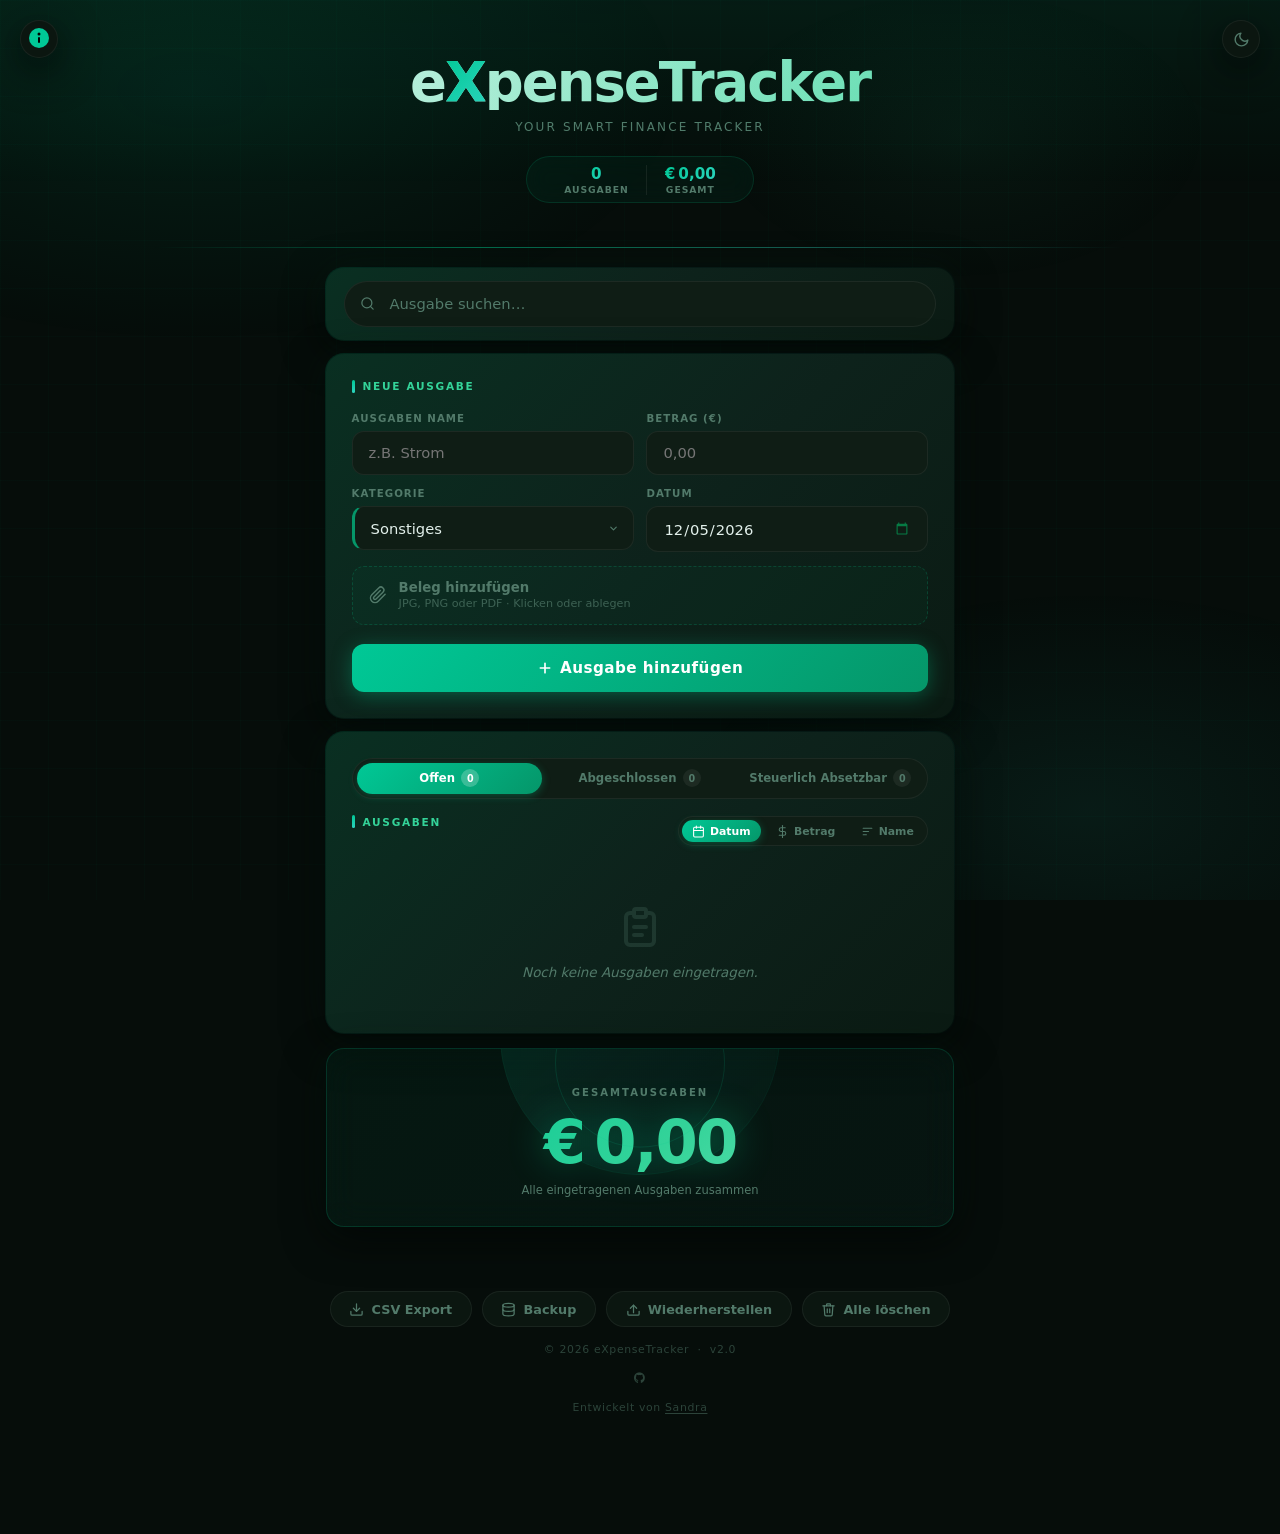
<file: index.html>
<!DOCTYPE html>
<html lang="de">
  <head>
    <meta charset="UTF-8" />
    <meta name="viewport" content="width=device-width, initial-scale=1.0" />
    <link rel="stylesheet" href="https://cdnjs.cloudflare.com/ajax/libs/font-awesome/6.0.0/css/all.min.css"
        integrity="sha512-9usAa10IRO0HhonpyAIVpjrylPvoDwiPUiKdWk5t3PyolY1cOd4DSE0Ga+ri4AuTroPR5aQvXU9xC6qOPnzFeg=="
        crossorigin="anonymous" referrerpolicy="no-referrer" />
    <link rel="stylesheet" href="https://fonts.googleapis.com/css2?family=Poppins:wght@300;400;500;600&display=swap">
    <meta name="theme-color" content="#07090f" />
    <meta name="description" content="Dein smarter Rechnungstracker" />
    <meta name="apple-mobile-web-app-capable" content="yes" />
    <meta name="apple-mobile-web-app-status-bar-style" content="black-translucent" />
    <meta name="apple-mobile-web-app-title" content="eXpenseTracker" />
    <title>eXpenseTracker</title>
    <link rel="manifest" href="/static/manifest.json" />
    <link rel="icon" type="image/svg+xml" href="/static/icons/favicon.svg" />
    <link rel="apple-touch-icon" href="/static/icons/icon.svg" />
    <link rel="stylesheet" href="/static/css/stylesheet.css" />
  </head>
  <body>

    <header class="app-header">
       <button class="theme-toggle" id="themeToggle" aria-label="Theme wechseln">
        <svg class="icon-moon" viewBox="0 0 24 24" fill="none" stroke="currentColor" stroke-width="2" stroke-linecap="round" stroke-linejoin="round" width="17" height="17">
          <path d="M21 12.79A9 9 0 1 1 11.21 3a7 7 0 0 0 9.79 9.79z"/>
        </svg>
        <svg class="icon-sun" viewBox="0 0 24 24" fill="none" stroke="currentColor" stroke-width="2" stroke-linecap="round" stroke-linejoin="round" width="17" height="17">
          <circle cx="12" cy="12" r="5"/>
          <line x1="12"c y1="1" x2="12" y2="3"/><line x1="12" y1="21" x2="12" y2="23"/>
          <line x1="4.22" y1="4.22" x2="5.64" y2="5.64"/><line x1="18.36" y1="18.36" x2="19.78" y2="19.78"/>
          <line x1="1" y1="12" x2="3" y2="12"/><line x1="21" y1="12" x2="23" y2="12"/>
          <line x1="4.22" y1="19.78" x2="5.64" y2="18.36"/><line x1="18.36" y1="5.64" x2="19.78" y2="4.22"/>
        </svg>
      </button>
      <button class="tax-icon-toggle" id="taxInfoBtn" aria-label="Steuerlich absetzbar">
        <a  href="tax-info.html" target="_self" rel="noopener noreferrer">
        <svg xmlns="http://www.w3.org/2000/svg" viewBox="0 0 24 24" width="24" height="24">
          <!-- Outer Circle -->
          <circle cx="12" cy="12" r="10" fill="var(--clr-accent)" />
          <!-- Inner Circle --->
           <circle cx="12" cy="8" r="1.5" fill="black" /> 
           <!-- "i" stem-->
            <rect x="11" y="11" width="2" height="6" rx="1" fill="black" />
        </svg>
        </a>
    
      </button>

        <h1>e<span>X</span>penseTracker</h1>
      <p class="subtitle">Your smart finance tracker</p>

      <div class="header-stats">
        <div class="header-stat">
          <span class="header-stat-value" id="headerCount">0</span>
          <span class="header-stat-label">Ausgaben</span>
        </div>
        <div class="header-stat">
          <span class="header-stat-value" id="headerTotal">€ 0</span>
          <span class="header-stat-label">Gesamt</span>
        </div>
      </div>
    </header>

    <main class="app-main">

      <!-- Suche -->
      <section class="section-search">
        <div class="search-wrap">
          <svg class="search-icon" viewBox="0 0 24 24" fill="none" stroke="currentColor" stroke-width="2" stroke-linecap="round" stroke-linejoin="round">
            <circle cx="11" cy="11" r="8"/><path d="m21 21-4.35-4.35"/>
          </svg>
          <label for="searchInput" class="sr-only">Ausgabe suchen</label>
          <input id="searchInput" type="search" placeholder="Ausgabe suchen…" autocomplete="off" />
        </div>
      </section>

      <!-- Neue Ausgabe -->
      <section>
        <h2>Neue Ausgabe</h2>
        <form id="billForm" novalidate>
          <div class="form-grid">
            <div class="form-group">
              <label for="billName">Ausgaben Name</label>
              <input id="billName" type="text" placeholder="z.B. Strom" required />
            </div>
            <div class="form-group">
              <label for="billAmount">Betrag (€)</label>
              <input id="billAmount" type="number" placeholder="0,00" step="0.01" min="0" required />
            </div>
            <div class="form-group">
              <label for="billCategory">Kategorie</label>
              <select id="billCategory">
                <option value="sonstiges">Sonstiges</option>
                <option value="wohnen">Wohnen</option>
                <option value="lebensmittel">Lebensmittel</option>
                <option value="technik">Technik</option>
                <option value="transport">Fahrtkosten</option>
                <option value="gesundheit">Gesundheit</option>
                <option value="freizeit">Freizeit</option>
                <option value="reisen">Reisen/Dienstreise</option>
                <option value="shoppen">Shoppen</option>
                <option value="schenkung">Schenkung/Geburtstage</option>
                <option value="spenden">Spenden</option>
                <option value="investitionen">Investition</option>
                <option value="urlaub">Urlaub</option>
                <option value="fahrzeug">Fahrzeug</option>
                <option value="uni">Uni</option>
                <option value="weiter_bildung">Weiter Bildung</option>
              
                <option value="versicherung">Versicherung</option>
              </select>
            </div>
            <div class="form-group">
              <label for="billDate">Datum</label>
              <input id="billDate" type="date" />
            </div>
          </div>
   <!-- Beleg Upload -->
          <div class="upload-zone" id="uploadZone" tabindex="0" role="button" aria-label="Beleg hinzufügen">
            <input type="file" id="receiptInput" accept="image/*,.pdf" hidden />
            <svg viewBox="0 0 24 24" fill="none" stroke="currentColor" stroke-width="2" stroke-linecap="round" stroke-linejoin="round" width="18" height="18">
              <path d="M21.44 11.05l-9.19 9.19a6 6 0 0 1-8.49-8.49l9.19-9.19a4 4 0 0 1 5.66 5.66l-9.2 9.19a2 2 0 0 1-2.83-2.83l8.49-8.48"/>
            </svg>
            <div class="upload-zone-text">
              <span>Beleg hinzufügen</span>
              <small>JPG, PNG oder PDF &middot; Klicken oder ablegen</small>
            </div>
          </div>
          <div class="upload-preview" id="uploadPreview">
            <div class="upload-preview-visual" id="uploadPreviewVisual"></div>
            <span class="upload-preview-name" id="uploadFileName"></span>
            <button type="button" class="upload-remove" id="uploadRemove" aria-label="Entfernen">
              <svg viewBox="0 0 24 24" fill="none" stroke="currentColor" stroke-width="2.5" stroke-linecap="round" width="12" height="12">
                <line x1="18" y1="6" x2="6" y2="18"/><line x1="6" y1="6" x2="18" y2="18"/>
              </svg>
            </button>
          </div>
          <button type="submit" class="btn btn-primary">
            <svg width="16" height="16" viewBox="0 0 24 24" fill="none" stroke="currentColor" stroke-width="2.5" stroke-linecap="round" stroke-linejoin="round">
              <path d="M12 5v14M5 12h14"/>
            </svg>
            Ausgabe hinzufügen
          </button>
        </form>
      </section>
      <!-- Ausgaben Liste -->
      <section>
        <div class="tab-nav" role="tablist" aria-label="Ausgaben-Register">
          <button class="tab-btn active" data-tab="active" role="tab">
            Offen <span class="tab-count" id="billCount">0</span>
          </button>
          <button class="tab-btn" data-tab="paid" role="tab">
            Abgeschlossen <span class="tab-count" id="paidCount">0</span>
          </button>
          <button class="tab-btn" data-tab="tax" role="tab">
            Steuerlich Absetzbar <span class="tab-count" id="taxCount">0</span>
          </button>
        </div>
        <div class="list-header">
          <h2 id="listHeading">Ausgaben</h2>
            <div class="list-controls">
            <div class="sort-group">
              <button class="btn-sort active" data-sort="date">
                <svg viewBox="0 0 24 24" fill="none" stroke="currentColor" stroke-width="2" stroke-linecap="round" stroke-linejoin="round" width="13" height="13"><rect x="3" y="4" width="18" height="18" rx="2"/><line x1="16" y1="2" x2="16" y2="6"/><line x1="8" y1="2" x2="8" y2="6"/><line x1="3" y1="10" x2="21" y2="10"/></svg>
                Datum
              </button>
              <button class="btn-sort" data-sort="amount">
                <svg viewBox="0 0 24 24" fill="none" stroke="currentColor" stroke-width="2" stroke-linecap="round" stroke-linejoin="round" width="13" height="13"><line x1="12" y1="1" x2="12" y2="23"/><path d="M17 5H9.5a3.5 3.5 0 0 0 0 7h5a3.5 3.5 0 0 1 0 7H6"/></svg>
                Betrag
              </button>
              <button class="btn-sort" data-sort="name">
                <svg viewBox="0 0 24 24" fill="none" stroke="currentColor" stroke-width="2" stroke-linecap="round" stroke-linejoin="round" width="13" height="13"><line x1="4" y1="6" x2="20" y2="6"/><line x1="4" y1="12" x2="14" y2="12"/><line x1="4" y1="18" x2="10" y2="18"/></svg>
                Name
              </button>
            </div>
          </div>
        </div>
        <ul class="bill-list" id="billList" aria-live="polite">
          <li class="empty-state" id="emptyState">
            <span class="empty-icon">
              <svg viewBox="0 0 24 24" fill="none" stroke="currentColor" stroke-width="2" stroke-linecap="round" stroke-linejoin="round" width="48" height="48">
           <path d="M9 5H7a2 2 0 0 0-2 2v12a2 2 0 0 0 2 2h10a2 2 0 0 0 2-2V7a2 2 0 0 0-2-2h-2"/>
                <rect x="9" y="3" width="6" height="4" rx="1"/>
                <line x1="9" y1="12" x2="15" y2="12"/>
                <line x1="9" y1="16" x2="13" y2="16"/>
              </svg>
            </span>
            <span class="empty-text">Noch keine Ausgaben eingetragen.</span>
          </li>
        </ul>
        <ul class="bill-list" id="paidList" aria-live="polite" style="display:none">
          <li class="empty-state" id="paidEmptyState">
            <span class="empty-icon">
              <svg viewBox="0 0 24 24" fill="none" stroke="currentColor" stroke-width="2" stroke-linecap="round" stroke-linejoin="round" width="48" height="48">
                <polyline points="20 6 9 17 4 12"/>
              </svg>
            </span>
            <span class="empty-text">Keine beglichenen Ausgaben.</span>
          </li>
        </ul>
      </section>
      <ul class="bill-list" id="taxRelevant" aria-live="polite" style="display:none"> 
        <li class="empty-state" id="taxEmptyState">
          <span class="empty-icon">
            <svg viewBox="0 0 24 24" fill="none" stroke="currentColor" stroke-width="2" stroke-linecap="round" stroke-linejoin="round" width="48" height="48">
              <path d="M9 5H7a2 2 0 0 0-2 2v12a2 2 0 0 0 2 2h10a2 2 0 0 0 2-2v7a2 2 0 0 0-22h-2"/>
              <rect x="9" y="3" width="6" height="4" rx="1"/>
              <line x1="9" y1="12" x2="15" y2="12" />
              <line x1="9" y1="16" x2="13" y2="16" />
            </svg>
          </span>
          <span class="empty-text">Noch keine Absetzbare Ausgaben eingetragen </span>
        </li>
      </ul>
      <!-- Gesamtsumme -->
      <section class="section-total">
        <p class="total-label">Gesamtausgaben</p>
        <p class="total-amount" id="totalAmount">€ 0,00</p>
        <p class="total-hint">Alle eingetragenen Ausgaben zusammen</p>
      </section>
    </main>
    <!-- Payment Modal -->
    <div class="payment-modal" id="paymentModal" role="dialog" aria-modal="true">
      <div class="payment-modal-backdrop" id="paymentBackdrop"></div>
      <div class="payment-modal-box">
        <div class="payment-modal-header">
          <span class="payment-modal-title" id="paymentModalTitle">Rechnung bearbeiten</span>
          <button class="receipt-modal-close" id="paymentModalClose" aria-label="Schliessen">
            <svg viewBox="0 0 24 24" fill="none" stroke="currentColor" stroke-width="2.5" stroke-linecap="round" width="15" height="15">
              <line x1="18" y1="6" x2="6" y2="18"/><line x1="6" y1="6" x2="18" y2="18"/>
            </svg>
          </button>
        </div>
        <div class="payment-modal-body">
          <div class="form-grid edit-fields-grid">
            <div class="form-group">
              <label for="editBillName">Name</label>
              <input id="editBillName" type="text" placeholder="Ausgaben Name" />
            </div>
            <div class="form-group">
              <label for="editBillDate">Datum</label>
              <input id="editBillDate" type="date" />
            </div>
            <div class="form-group">
              <label for="editBillCategory">Kategorie</label>
              <select id="editBillCategory">
                <option value="sonstiges">Sonstiges</option>
                <option value="wohnen">Wohnen</option>
                <option value="lebensmittel">Lebensmittel</option>
                <option value="transport">Fahrtkosten</option>
                <option value="gesundheit">Gesundheit</option>
                <option value="freizeit">Freizeit</option>
                <option value="technik">Technik</option>
                <option value="reisen">Reisen/Dienstreise</option>
                <option value="shoppen">Shoppen</option>
                <option value="schenkung">Schenkung/Geburtstage</option>
                <option value="spenden">Spenden</option>
                <option value="investitionen">Investitionen</option>
                <option value="urlaub">Urlaub</option>
                <option value="fahrzeug">Fahrzeug</option> 
                 <option value="uni">Uni</option>
                <option value="weiter_bildung">Weiter Bildung</option>

                <option value="versicherung">Versicherung</option>
              </select>
            </div>
          </div>
          <div class="edit-receipt-row" id="editReceiptRow">
            <div class="edit-receipt-info">
              <svg viewBox="0 0 24 24" fill="none" stroke="currentColor" stroke-width="2" stroke-linecap="round" stroke-linejoin="round" width="13" height="13"><path d="M21.44 11.05l-9.19 9.19a6 6 0 0 1-8.49-8.49l9.19-9.19a4 4 0 0 1 5.66 5.66l-9.2 9.19a2 2 0 0 1-2.83-2.83l8.49-8.48"/></svg>
              <span id="editReceiptLabel">Kein Beleg</span>
            </div>
            <div class="edit-receipt-btns">
              <label for="editReceiptFile" class="btn-edit-receipt">+ Beleg</label>
              <input type="file" id="editReceiptFile" accept="image/*,.pdf" hidden />
              <button type="button" id="editReceiptRemove" class="btn-edit-receipt btn-edit-receipt--danger" style="display:none">Entfernen</button>
            </div>
          </div>
          <div class="modal-section-divider"></div>
          <p class="payment-bill-total" id="paymentBillInfo"></p>
          <div class="payment-options">
            <label class="payment-option">
              <input type="radio" name="paymentStatus" id="payOptFull" value="full">
              <span>Vollständig bezahlt</span>
            </label>
            <label class="payment-option">
              <input type="radio" name="paymentStatus" id="payOptPartial" value="partial">
              <span>Nicht vollständig bezahlt</span>
            </label>
          </div>
          <div class="payment-partial-wrap" id="paymentPartialWrap">
            <div class="form-group">
              <label for="paymentPaidInput">Bezahlter Betrag (€)</label>
              <input type="number" id="paymentPaidInput" step="0.01" min="0" placeholder="0,00">
            </div>
            <div class="payment-remaining">
              <span>Restbetrag</span>
              <span id="paymentRemaining" class="payment-remaining-value">€ 0,00</span>
            </div>
          </div>
          <button class="btn btn-primary" id="paymentSaveBtn">Speichern</button>
        </div>
      </div>
    </div>

    <!-- Receipt Modal -->
    <div class="receipt-modal" id="receiptModal" role="dialog" aria-modal="true">
      <div class="receipt-modal-backdrop" id="receiptBackdrop"></div>
      <div class="receipt-modal-box">
        <div class="receipt-modal-header">
          <span class="receipt-modal-title" id="receiptModalTitle">Beleg</span>
          <button class="receipt-modal-close" id="receiptModalClose" aria-label="Schliessen">
            <svg viewBox="0 0 24 24" fill="none" stroke="currentColor" stroke-width="2.5" stroke-linecap="round" width="15" height="15">
              <line x1="18" y1="6" x2="6" y2="18"/><line x1="6" y1="6" x2="18" y2="18"/>
            </svg>
          </button>
        </div>
        <div class="receipt-modal-body" id="receiptModalBody"></div>
      </div>
    </div>
    <div class="toast" id="toast" role="status" aria-live="polite"></div>

    <footer class="app-footer">
      <div class="footer-actions">
        <button class="btn-action" id="btnExport">
          <svg viewBox="0 0 24 24" fill="none" stroke="currentColor" stroke-width="2" stroke-linecap="round" stroke-linejoin="round" width="15" height="15">
            <path d="M21 15v4a2 2 0 0 1-2 2H5a2 2 0 0 1-2-2v-4"/>
            <polyline points="7 10 12 15 17 10"/>
            <line x1="12" y1="15" x2="12" y2="3"/>
          </svg>
          CSV Export
        </button>
        <button class="btn-action" id="btnBackupExport">
          <svg viewBox="0 0 24 24" fill="none" stroke="currentColor" stroke-width="2" stroke-linecap="round" stroke-linejoin="round" width="15" height="15">
            <ellipse cx="12" cy="5" rx="9" ry="3"/>
            <path d="M21 12c0 1.66-4 3-9 3s-9-1.34-9-3"/>
            <path d="M3 5v14c0 1.66 4 3 9 3s9-1.34 9-3V5"/>
          </svg>
          Backup
        </button>
        <label class="btn-action" id="btnBackupImportLabel" style="cursor:pointer">
          <svg viewBox="0 0 24 24" fill="none" stroke="currentColor" stroke-width="2" stroke-linecap="round" stroke-linejoin="round" width="15" height="15">
            <path d="M21 15v4a2 2 0 0 1-2 2H5a2 2 0 0 1-2-2v-4"/>
            <polyline points="7 10 12 5 17 10"/>
            <line x1="12" y1="5" x2="12" y2="17"/>
          </svg>
          Wiederherstellen
          <input type="file" id="btnBackupImport" accept=".json" style="display:none" />
        </label>
        <!-- delete all modal-->
        

        <!-- Clear All Button -->
        <button class="btn-action btn-action--danger" id="btnClearAll">
          <svg viewBox="0 0 24 24" fill="none" stroke="currentColor" stroke-width="2" stroke-linecap="round" stroke-linejoin="round" width="15" height="15">
            <polyline points="3 6 5 6 21 6"/>
            <path d="M19 6l-1 14a2 2 0 0 1-2 2H8a2 2 0 0 1-2-2L5 6"/>
            <path d="M10 11v6M14 11v6"/>
            <path d="M9 6V4a1 1 0 0 1 1-1h4a1 1 0 0 1 1 1v2"/>
          </svg>
          Alle löschen
        </button>
      </div>
      <p class="footer-copy">© 2026 eXpenseTracker &nbsp;·&nbsp; v2.0</p>   
    <span><p class="footer-copy">
      <i class="fa-brands fa-github">   <a href="https://github.com/SandrAdora" aria-label="GitHub" target="_self" rel="noopener noreferrer"></i></p>
    </a></span>
    
    <p class="footer-copy">Entwickelt von <a href="https://portfolio-1goj.onrender.com" target="_self" rel="noopener noreferrer">Sandra</a></p>
    </footer>    
        <script src="/static/js/script.js" defer></script>
  </body>
</html>
</file>
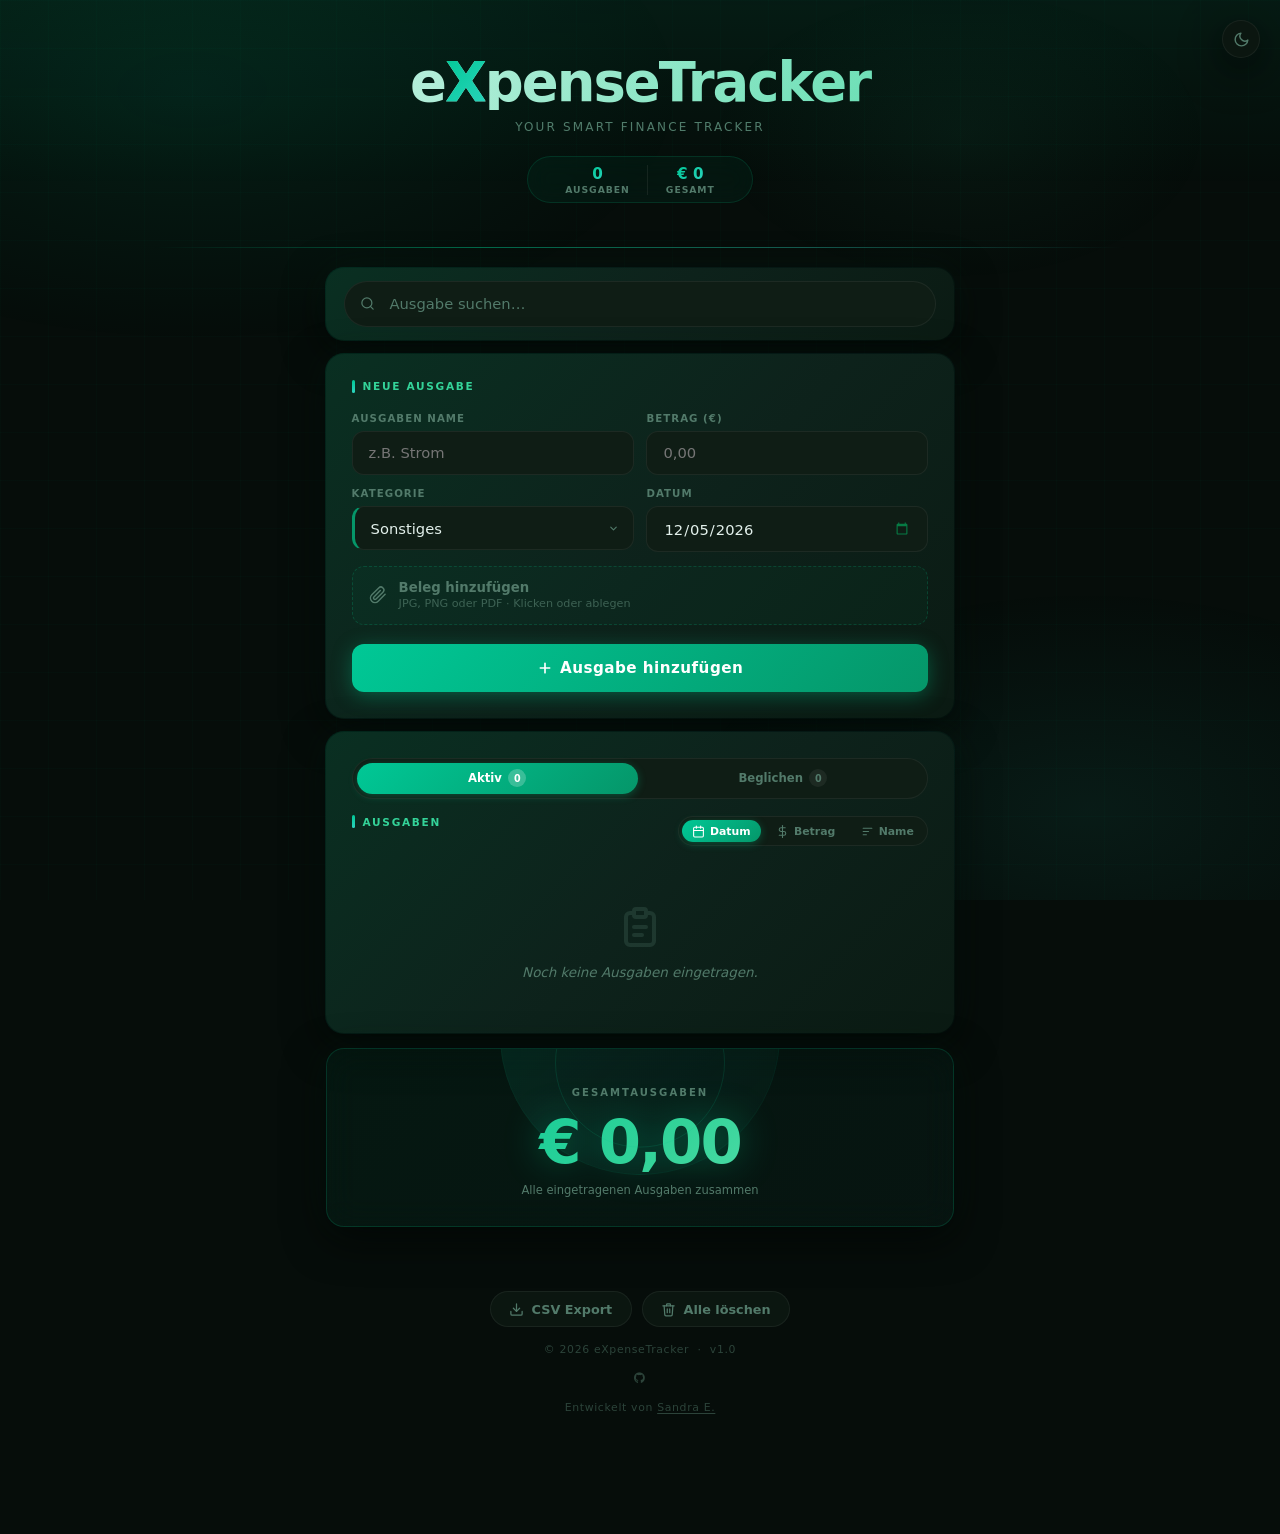
<file: templates/index.html>
<!DOCTYPE html>
<html lang="de">
  <head>
    <meta charset="UTF-8" />
    <meta name="viewport" content="width=device-width, initial-scale=1.0" />
    <link rel="stylesheet" href="https://cdnjs.cloudflare.com/ajax/libs/font-awesome/6.0.0/css/all.min.css"
        integrity="sha512-9usAa10IRO0HhonpyAIVpjrylPvoDwiPUiKdWk5t3PyolY1cOd4DSE0Ga+ri4AuTroPR5aQvXU9xC6qOPnzFeg=="
        crossorigin="anonymous" referrerpolicy="no-referrer" />
    <link rel="stylesheet" href="https://fonts.googleapis.com/css2?family=Poppins:wght@300;400;500;600&display=swap">
    <meta name="theme-color" content="#07090f" />
    <meta name="description" content="Dein smarter Rechnungstracker" />
    <meta name="apple-mobile-web-app-capable" content="yes" />
    <meta name="apple-mobile-web-app-status-bar-style" content="black-translucent" />
    <meta name="apple-mobile-web-app-title" content="eXpenseTracker" />
    <title>eXpenseTracker</title>
    <link rel="manifest" href="/static/manifest.json" />
    <link rel="icon" type="image/svg+xml" href="/static/icons/favicon.svg" />
    <link rel="apple-touch-icon" href="/static/icons/icon.svg" />
    <link rel="stylesheet" href="/static/css/stylesheet.css" />
  </head>
  <body>

    <header class="app-header">
       <button class="theme-toggle" id="themeToggle" aria-label="Theme wechseln">
        <svg class="icon-moon" viewBox="0 0 24 24" fill="none" stroke="currentColor" stroke-width="2" stroke-linecap="round" stroke-linejoin="round" width="17" height="17">
          <path d="M21 12.79A9 9 0 1 1 11.21 3a7 7 0 0 0 9.79 9.79z"/>
        </svg>
        <svg class="icon-sun" viewBox="0 0 24 24" fill="none" stroke="currentColor" stroke-width="2" stroke-linecap="round" stroke-linejoin="round" width="17" height="17">
          <circle cx="12" cy="12" r="5"/>
          <line x1="12" y1="1" x2="12" y2="3"/><line x1="12" y1="21" x2="12" y2="23"/>
          <line x1="4.22" y1="4.22" x2="5.64" y2="5.64"/><line x1="18.36" y1="18.36" x2="19.78" y2="19.78"/>
          <line x1="1" y1="12" x2="3" y2="12"/><line x1="21" y1="12" x2="23" y2="12"/>
          <line x1="4.22" y1="19.78" x2="5.64" y2="18.36"/><line x1="18.36" y1="5.64" x2="19.78" y2="4.22"/>
        </svg>
      </button>

        <h1>e<span>X</span>penseTracker</h1>
      <p class="subtitle">Your smart finance tracker</p>

      <div class="header-stats">
        <div class="header-stat">
          <span class="header-stat-value" id="headerCount">0</span>
          <span class="header-stat-label">Ausgaben</span>
        </div>
        <div class="header-stat">
          <span class="header-stat-value" id="headerTotal">€ 0</span>
          <span class="header-stat-label">Gesamt</span>
        </div>
      </div>
    </header>

    <main class="app-main">

      <!-- Suche -->
      <section class="section-search">
        <div class="search-wrap">
          <svg class="search-icon" viewBox="0 0 24 24" fill="none" stroke="currentColor" stroke-width="2" stroke-linecap="round" stroke-linejoin="round">
            <circle cx="11" cy="11" r="8"/><path d="m21 21-4.35-4.35"/>
          </svg>
          <label for="searchInput" class="sr-only">Ausgabe suchen</label>
          <input id="searchInput" type="search" placeholder="Ausgabe suchen…" autocomplete="off" />
        </div>
      </section>

      <!-- Neue Ausgabe -->
      <section>
        <h2>Neue Ausgabe</h2>
        <form id="billForm" novalidate>
          <div class="form-grid">
            <div class="form-group">
              <label for="billName">Ausgaben Name</label>
              <input id="billName" type="text" placeholder="z.B. Strom" required />
            </div>
            <div class="form-group">
              <label for="billAmount">Betrag (€)</label>
              <input id="billAmount" type="number" placeholder="0,00" step="0.01" min="0" required />
            </div>
            <div class="form-group">
              <label for="billCategory">Kategorie</label>
              <select id="billCategory">
                <option value="sonstiges">Sonstiges</option>
                <option value="wohnen">Wohnen</option>
                <option value="lebensmittel">Lebensmittel</option>
                <option value="transport">Transport</option>
                <option value="gesundheit">Gesundheit</option>
                <option value="freizeit">Freizeit</option>
                <option value="technik">Technik</option>
              </select>
            </div>
            <div class="form-group">
              <label for="billDate">Datum</label>
              <input id="billDate" type="date" />
            </div>
          </div>
   <!-- Beleg Upload -->
          <div class="upload-zone" id="uploadZone" tabindex="0" role="button" aria-label="Beleg hinzufügen">
            <input type="file" id="receiptInput" accept="image/*,.pdf" hidden />
            <svg viewBox="0 0 24 24" fill="none" stroke="currentColor" stroke-width="2" stroke-linecap="round" stroke-linejoin="round" width="18" height="18">
              <path d="M21.44 11.05l-9.19 9.19a6 6 0 0 1-8.49-8.49l9.19-9.19a4 4 0 0 1 5.66 5.66l-9.2 9.19a2 2 0 0 1-2.83-2.83l8.49-8.48"/>
            </svg>
            <div class="upload-zone-text">
              <span>Beleg hinzufügen</span>
              <small>JPG, PNG oder PDF &middot; Klicken oder ablegen</small>
            </div>
          </div>
          <div class="upload-preview" id="uploadPreview">
            <div class="upload-preview-visual" id="uploadPreviewVisual"></div>
            <span class="upload-preview-name" id="uploadFileName"></span>
            <button type="button" class="upload-remove" id="uploadRemove" aria-label="Entfernen">
              <svg viewBox="0 0 24 24" fill="none" stroke="currentColor" stroke-width="2.5" stroke-linecap="round" width="12" height="12">
                <line x1="18" y1="6" x2="6" y2="18"/><line x1="6" y1="6" x2="18" y2="18"/>
              </svg>
            </button>
          </div>
          <button type="submit" class="btn btn-primary">
            <svg width="16" height="16" viewBox="0 0 24 24" fill="none" stroke="currentColor" stroke-width="2.5" stroke-linecap="round" stroke-linejoin="round">
              <path d="M12 5v14M5 12h14"/>
            </svg>
            Ausgabe hinzufügen
          </button>
        </form>
      </section>

      <!-- Ausgaben Liste -->
      <section>
        <div class="tab-nav" role="tablist" aria-label="Ausgaben-Register">
          <button class="tab-btn active" data-tab="active" role="tab">
            Aktiv <span class="tab-count" id="billCount">0</span>
          </button>
          <button class="tab-btn" data-tab="paid" role="tab">
            Beglichen <span class="tab-count" id="paidCount">0</span>
          </button>
        </div>
        <div class="list-header">
          <h2 id="listHeading">Ausgaben</h2>
            <div class="list-controls">
            <div class="sort-group">
              <button class="btn-sort active" data-sort="date">
                <svg viewBox="0 0 24 24" fill="none" stroke="currentColor" stroke-width="2" stroke-linecap="round" stroke-linejoin="round" width="13" height="13"><rect x="3" y="4" width="18" height="18" rx="2"/><line x1="16" y1="2" x2="16" y2="6"/><line x1="8" y1="2" x2="8" y2="6"/><line x1="3" y1="10" x2="21" y2="10"/></svg>
                Datum
              </button>
              <button class="btn-sort" data-sort="amount">
                <svg viewBox="0 0 24 24" fill="none" stroke="currentColor" stroke-width="2" stroke-linecap="round" stroke-linejoin="round" width="13" height="13"><line x1="12" y1="1" x2="12" y2="23"/><path d="M17 5H9.5a3.5 3.5 0 0 0 0 7h5a3.5 3.5 0 0 1 0 7H6"/></svg>
                Betrag
              </button>
              <button class="btn-sort" data-sort="name">
                <svg viewBox="0 0 24 24" fill="none" stroke="currentColor" stroke-width="2" stroke-linecap="round" stroke-linejoin="round" width="13" height="13"><line x1="4" y1="6" x2="20" y2="6"/><line x1="4" y1="12" x2="14" y2="12"/><line x1="4" y1="18" x2="10" y2="18"/></svg>
                Name
              </button>
            </div>
          </div>
        </div>
        <ul class="bill-list" id="billList" aria-live="polite">
          <li class="empty-state" id="emptyState">
            <span class="empty-icon">
              <svg viewBox="0 0 24 24" fill="none" stroke="currentColor" stroke-width="2" stroke-linecap="round" stroke-linejoin="round" width="48" height="48">
           <path d="M9 5H7a2 2 0 0 0-2 2v12a2 2 0 0 0 2 2h10a2 2 0 0 0 2-2V7a2 2 0 0 0-2-2h-2"/>
                <rect x="9" y="3" width="6" height="4" rx="1"/>
                <line x1="9" y1="12" x2="15" y2="12"/>
                <line x1="9" y1="16" x2="13" y2="16"/>
              </svg>
            </span>
            <span class="empty-text">Noch keine Ausgaben eingetragen.</span>
          </li>
        </ul>
        <ul class="bill-list" id="paidList" aria-live="polite" style="display:none">
          <li class="empty-state" id="paidEmptyState">
            <span class="empty-icon">
              <svg viewBox="0 0 24 24" fill="none" stroke="currentColor" stroke-width="2" stroke-linecap="round" stroke-linejoin="round" width="48" height="48">
                <polyline points="20 6 9 17 4 12"/>
              </svg>
            </span>
            <span class="empty-text">Keine beglichenen Ausgaben.</span>
          </li>
        </ul>
      </section>

      <!-- Gesamtsumme -->
      <section class="section-total">
        <p class="total-label">Gesamtausgaben</p>
        <p class="total-amount" id="totalAmount">€ 0,00</p>
        <p class="total-hint">Alle eingetragenen Ausgaben zusammen</p>
      </section>

    </main>


    <!-- Payment Modal -->
    <div class="payment-modal" id="paymentModal" role="dialog" aria-modal="true">
      <div class="payment-modal-backdrop" id="paymentBackdrop"></div>
      <div class="payment-modal-box">
        <div class="payment-modal-header">
          <span class="payment-modal-title" id="paymentModalTitle">Rechnung bearbeiten</span>
          <button class="receipt-modal-close" id="paymentModalClose" aria-label="Schliessen">
            <svg viewBox="0 0 24 24" fill="none" stroke="currentColor" stroke-width="2.5" stroke-linecap="round" width="15" height="15">
              <line x1="18" y1="6" x2="6" y2="18"/><line x1="6" y1="6" x2="18" y2="18"/>
            </svg>
          </button>
        </div>
        <div class="payment-modal-body">
          <div class="form-grid edit-fields-grid">
            <div class="form-group">
              <label for="editBillName">Name</label>
              <input id="editBillName" type="text" placeholder="Ausgaben Name" />
            </div>
            <div class="form-group">
              <label for="editBillDate">Datum</label>
              <input id="editBillDate" type="date" />
            </div>
          </div>
          <div class="edit-receipt-row" id="editReceiptRow">
            <div class="edit-receipt-info">
              <svg viewBox="0 0 24 24" fill="none" stroke="currentColor" stroke-width="2" stroke-linecap="round" stroke-linejoin="round" width="13" height="13"><path d="M21.44 11.05l-9.19 9.19a6 6 0 0 1-8.49-8.49l9.19-9.19a4 4 0 0 1 5.66 5.66l-9.2 9.19a2 2 0 0 1-2.83-2.83l8.49-8.48"/></svg>
              <span id="editReceiptLabel">Kein Beleg</span>
            </div>
            <div class="edit-receipt-btns">
              <label for="editReceiptFile" class="btn-edit-receipt">+ Beleg</label>
              <input type="file" id="editReceiptFile" accept="image/*,.pdf" hidden />
              <button type="button" id="editReceiptRemove" class="btn-edit-receipt btn-edit-receipt--danger" style="display:none">Entfernen</button>
            </div>
          </div>
          <div class="modal-section-divider"></div>
          <p class="payment-bill-total" id="paymentBillInfo"></p>
          <div class="payment-options">
            <label class="payment-option">
              <input type="radio" name="paymentStatus" id="payOptFull" value="full">
              <span>Vollständig bezahlt</span>
            </label>
            <label class="payment-option">
              <input type="radio" name="paymentStatus" id="payOptPartial" value="partial">
              <span>Nicht vollständig bezahlt</span>
            </label>
          </div>
          <div class="payment-partial-wrap" id="paymentPartialWrap">
            <div class="form-group">
              <label for="paymentPaidInput">Bezahlter Betrag (€)</label>
              <input type="number" id="paymentPaidInput" step="0.01" min="0" placeholder="0,00">
            </div>
            <div class="payment-remaining">
              <span>Restbetrag</span>
              <span id="paymentRemaining" class="payment-remaining-value">€ 0,00</span>
            </div>
          </div>
          <button class="btn btn-primary" id="paymentSaveBtn">Speichern</button>
        </div>
      </div>
    </div>

    <!-- Receipt Modal -->
    <div class="receipt-modal" id="receiptModal" role="dialog" aria-modal="true">
      <div class="receipt-modal-backdrop" id="receiptBackdrop"></div>
      <div class="receipt-modal-box">
        <div class="receipt-modal-header">
          <span class="receipt-modal-title" id="receiptModalTitle">Beleg</span>
          <button class="receipt-modal-close" id="receiptModalClose" aria-label="Schliessen">
            <svg viewBox="0 0 24 24" fill="none" stroke="currentColor" stroke-width="2.5" stroke-linecap="round" width="15" height="15">
              <line x1="18" y1="6" x2="6" y2="18"/><line x1="6" y1="6" x2="18" y2="18"/>
            </svg>
          </button>
        </div>
        <div class="receipt-modal-body" id="receiptModalBody"></div>
      </div>
    </div>
    <div class="toast" id="toast" role="status" aria-live="polite"></div>

    <footer class="app-footer">
      <div class="footer-actions">
        <button class="btn-action" id="btnExport">
          <svg viewBox="0 0 24 24" fill="none" stroke="currentColor" stroke-width="2" stroke-linecap="round" stroke-linejoin="round" width="15" height="15">
            <path d="M21 15v4a2 2 0 0 1-2 2H5a2 2 0 0 1-2-2v-4"/>
            <polyline points="7 10 12 15 17 10"/>
            <line x1="12" y1="15" x2="12" y2="3"/>
          </svg>
          CSV Export
        </button>
        <!-- delete all modal-->
        

        <!-- Clear All Button -->
        <button class="btn-action btn-action--danger" id="btnClearAll">
          <svg viewBox="0 0 24 24" fill="none" stroke="currentColor" stroke-width="2" stroke-linecap="round" stroke-linejoin="round" width="15" height="15">
            <polyline points="3 6 5 6 21 6"/>
            <path d="M19 6l-1 14a2 2 0 0 1-2 2H8a2 2 0 0 1-2-2L5 6"/>
            <path d="M10 11v6M14 11v6"/>
            <path d="M9 6V4a1 1 0 0 1 1-1h4a1 1 0 0 1 1 1v2"/>
          </svg>
          Alle löschen
        </button>
      </div>
      <p class="footer-copy">© 2026 eXpenseTracker &nbsp;·&nbsp; v1.0</p>   
    <span><p class="footer-copy">
      <i class="fa-brands fa-github">   <a href="https://github.com/SandrAdora" aria-label="GitHub" target="_self" rel="noopener noreferrer"></i></p>
    </a></span>
    
    <p class="footer-copy">Entwickelt von <a href="https://portfolio-1goj.onrender.com" target="_self" rel="noopener noreferrer">Sandra E.</a></p>
    </footer>    
        <script src="/static/js/script.js" defer></script>
  </body>
</html>
</file>
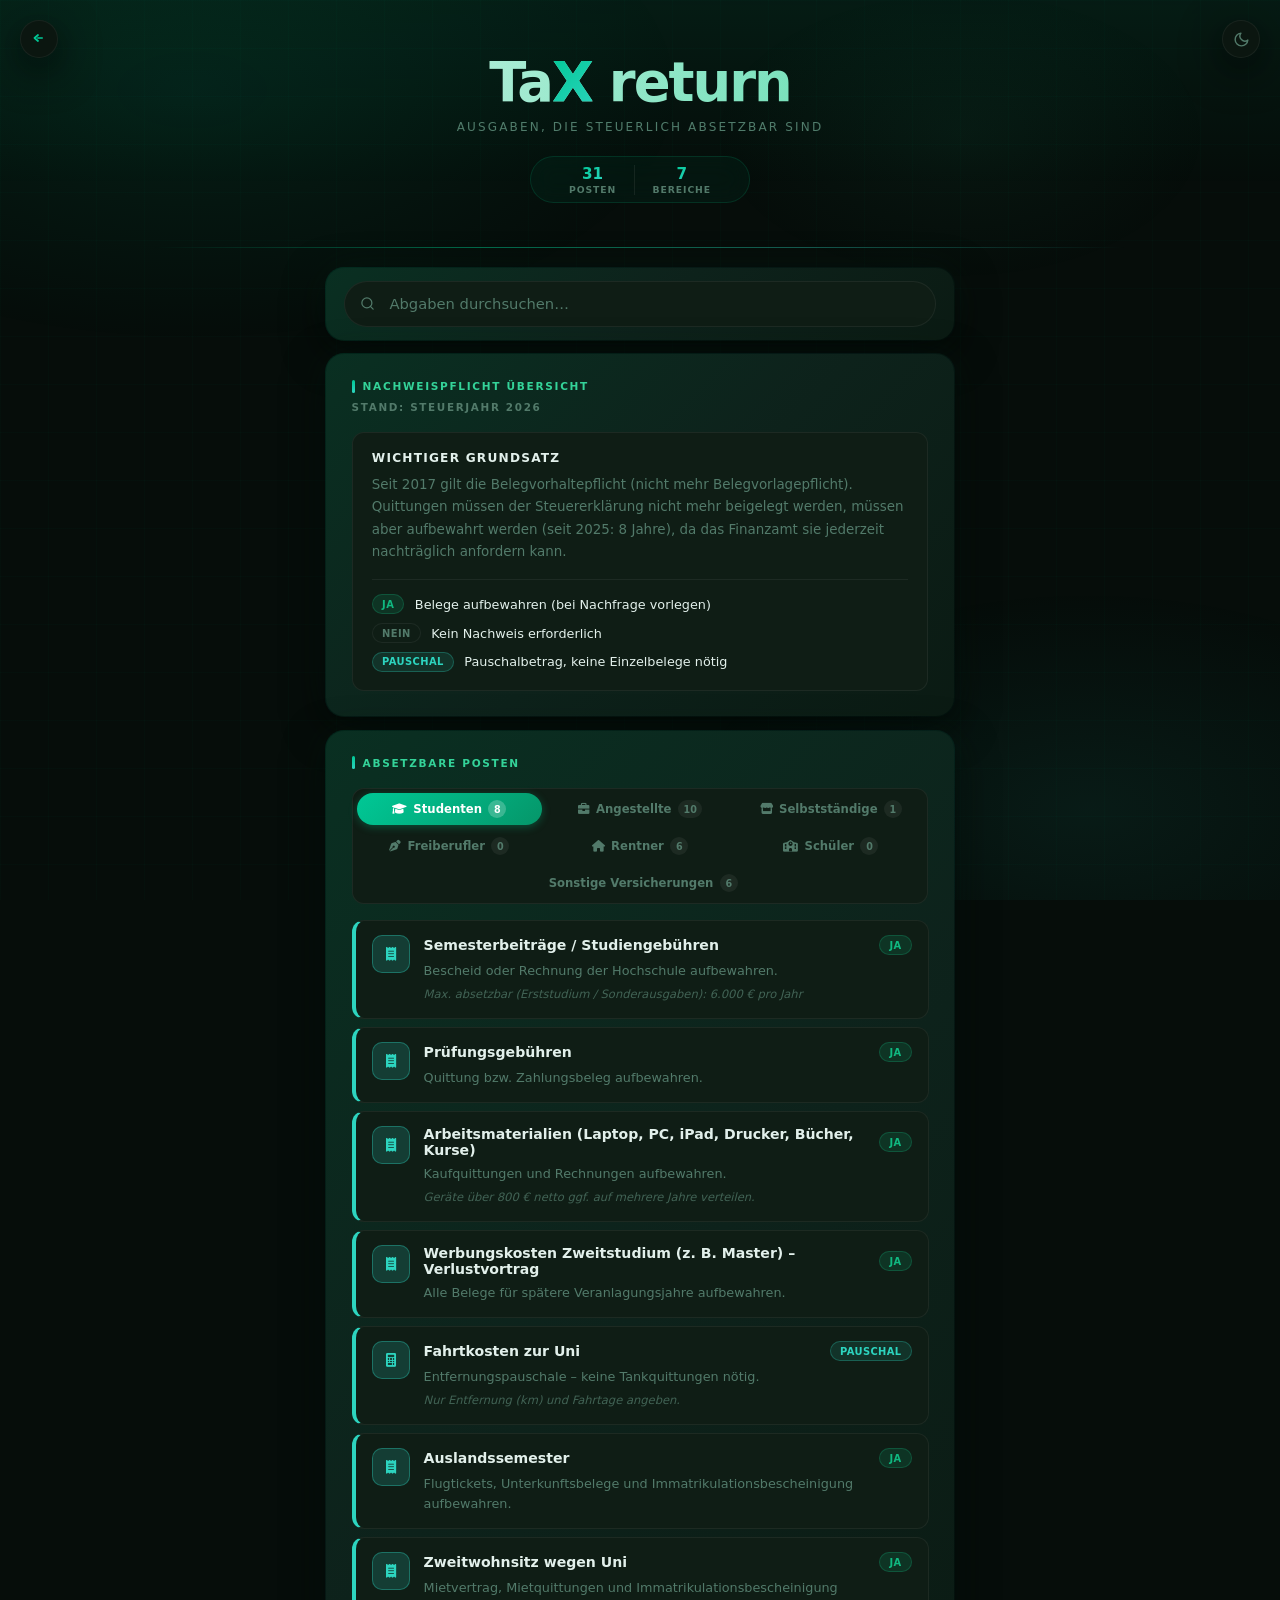
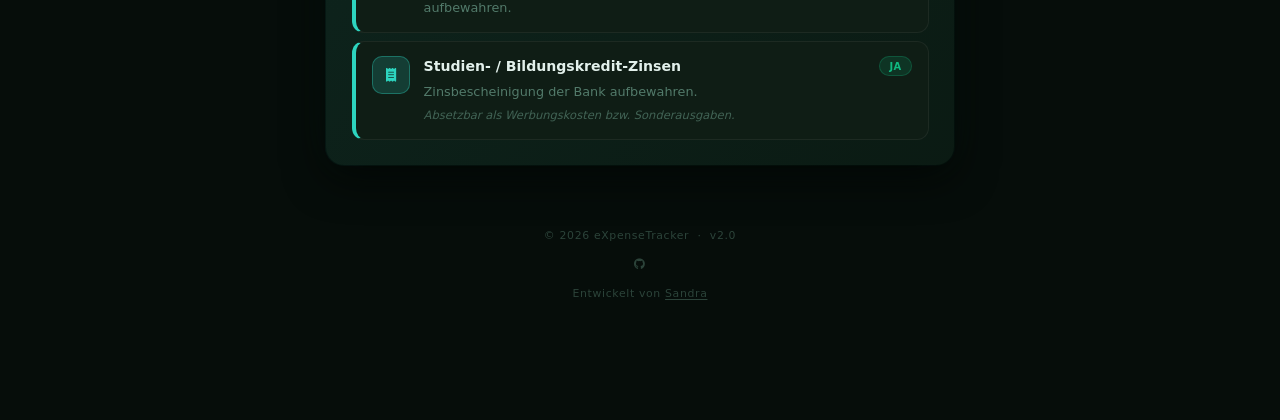
<file: tax-info.html>
<!DOCTYPE html>
<html lang="de">
  <head>
    <meta charset="UTF-8" />
    <meta name="viewport" content="width=device-width, initial-scale=1.0" />
    <link rel="stylesheet" href="https://cdnjs.cloudflare.com/ajax/libs/font-awesome/6.0.0/css/all.min.css"
        integrity="sha512-9usAa10IRO0HhonpyAIVpjrylPvoDwiPUiKdWk5t3PyolY1cOd4DSE0Ga+ri4AuTroPR5aQvXU9xC6qOPnzFeg=="
        crossorigin="anonymous" referrerpolicy="no-referrer" />
    <link rel="stylesheet" href="https://fonts.googleapis.com/css2?family=Poppins:wght@300;400;500;600&display=swap">
    <meta name="theme-color" content="#07090f" />
    <meta name="description" content="Steuerlich absetzbare Ausgaben im Überblick" />
    <meta name="apple-mobile-web-app-capable" content="yes" />
    <meta name="apple-mobile-web-app-status-bar-style" content="black-translucent" />
    <meta name="apple-mobile-web-app-title" content="eXpenseTracker" />
    <title>Steuerliche Absetzbarkeit</title>
    <link rel="manifest" href="/static/manifest.json" />
    <link rel="icon" type="image/svg+xml" href="/static/icons/favicon.svg" />
    <link rel="apple-touch-icon" href="/static/icons/icon.svg" />
    <link rel="stylesheet" href="/static/css/stylesheet.css" />
  </head>
  <body>

    <header class="app-header">
       <button class="theme-toggle" id="themeToggle" aria-label="Theme wechseln">
        <svg class="icon-moon" viewBox="0 0 24 24" fill="none" stroke="currentColor" stroke-width="2" stroke-linecap="round" stroke-linejoin="round" width="17" height="17">
          <path d="M21 12.79A9 9 0 1 1 11.21 3a7 7 0 0 0 9.79 9.79z"/>
        </svg>
        <svg class="icon-sun" viewBox="0 0 24 24" fill="none" stroke="currentColor" stroke-width="2" stroke-linecap="round" stroke-linejoin="round" width="17" height="17">
          <circle cx="12" cy="12" r="5"/>
          <line x1="12" y1="1" x2="12" y2="3"/><line x1="12" y1="21" x2="12" y2="23"/>
          <line x1="4.22" y1="4.22" x2="5.64" y2="5.64"/><line x1="18.36" y1="18.36" x2="19.78" y2="19.78"/>
          <line x1="1" y1="12" x2="3" y2="12"/><line x1="21" y1="12" x2="23" y2="12"/>
          <line x1="4.22" y1="19.78" x2="5.64" y2="18.36"/><line x1="18.36" y1="5.64" x2="19.78" y2="4.22"/>
        </svg>
      </button>
      <button class="expense-icon-toggle" id="eXpenseBtn" aria-label="Zur Ausgabenübersicht">
        <a href="index.html" target="_self" rel="noopener noreferrer">
        <svg xmlns="http://www.w3.org/2000/svg" viewBox="0 0 24 24" width="24" height="24">
          <!-- Outer Circle -->
          <rect x="10" y="11.25" width="6" height="1.5" rx="0.75" fill="var(--clr-accent)"/>
        <path d="M 11,9 L 7.5,12 L 11,15" fill="none" stroke="var(--clr-accent)" stroke-width="1.8" stroke-linecap="round" stroke-linejoin="round"/>
        </svg>
        </a>
      </button>

      <h1>Ta<span>X</span> return</h1>
      <p class="subtitle">Ausgaben, die steuerlich absetzbar sind</p>

      <div class="header-stats">
        <div class="header-stat">
          <span class="header-stat-value">31</span>
          <span class="header-stat-label">Posten</span>
        </div>
        <div class="header-stat">
          <span class="header-stat-value">7</span>
          <span class="header-stat-label">Bereiche</span>
        </div>
      </div>
    </header>

    <main class="app-main">

      <!-- Suche -->
      <section class="section-search">
        <div class="search-wrap">
          <svg class="search-icon" viewBox="0 0 24 24" fill="none" stroke="currentColor" stroke-width="2" stroke-linecap="round" stroke-linejoin="round">
            <circle cx="11" cy="11" r="8"/><path d="m21 21-4.35-4.35"/>
          </svg>
          <label for="searchInput" class="sr-only">Abgaben suchen</label>
          <input id="searchInput" type="search" placeholder="Abgaben durchsuchen…" autocomplete="off" />
        </div>
      </section>

      <!-- Grundsatz -->
      <section>
        <h2>Nachweispflicht Übersicht</h2>
        <p class="section-meta">Stand: Steuerjahr 2026</p>
        <div class="info-banner">
          <h3>Wichtiger Grundsatz</h3>
          <p>
            Seit 2017 gilt die Belegvorhaltepflicht (nicht mehr Belegvorlagepflicht). Quittungen müssen
            der Steuererklärung nicht mehr beigelegt werden, müssen aber aufbewahrt werden (seit 2025: 8 Jahre),
            da das Finanzamt sie jederzeit nachträglich anfordern kann.
          </p>
          <ul class="legend-list">
            <li class="legend-item">
              <span class="nachweis-badge nachweis-badge--ja">JA</span>
              Belege aufbewahren (bei Nachfrage vorlegen)
            </li>
            <li class="legend-item">
              <span class="nachweis-badge nachweis-badge--nein">NEIN</span>
              Kein Nachweis erforderlich
            </li>
            <li class="legend-item">
              <span class="nachweis-badge nachweis-badge--pauschal">PAUSCHAL</span>
              Pauschalbetrag, keine Einzelbelege nötig
            </li>
          </ul>
        </div>
      </section>

      <!-- Kategorien -->
      <section>
        <h2>Absetzbare Posten</h2>
        <div class="tab-nav tax-tab-nav" role="tablist" aria-label="Personengruppen">
          <button class="tab-btn active" data-tax-tab="studenten" role="tab" aria-selected="true">
            <i class="fa-solid fa-graduation-cap"></i> Studenten <span class="tab-count">8</span>
          </button>
          <button class="tab-btn" data-tax-tab="arbeitnehmer" role="tab" aria-selected="false">
            <i class="fa-solid fa-briefcase"></i> Angestellte <span class="tab-count">10</span>
          </button>
          <button class="tab-btn" data-tax-tab="selbststaendige" role="tab" aria-selected="false">
            <i class="fa-solid fa-store"></i> Selbstständige <span class="tab-count">1</span>
          </button>
          <button class="tab-btn" data-tax-tab="freiberufler" role="tab" aria-selected="false">
            <i class="fa-solid fa-pen-nib"></i> Freiberufler <span class="tab-count">0</span>
          </button>
          <button class="tab-btn" data-tax-tab="rentner" role="tab" aria-selected="false">
            <i class="fa-solid fa-house"></i> Rentner <span class="tab-count">6</span>
          </button>
          <button class="tab-btn" data-tax-tab="schueler" role="tab" aria-selected="false">
            <i class="fa-solid fa-school"></i> Schüler <span class="tab-count">0</span>
          </button>
          <button class="tab-btn" data-tax-tab="sonstige" role="tab" aria-selected="false">
            <i class="fa-solid fa-shield-halved"></i> Sonstige Versicherungen <span class="tab-count">6</span>
          </button>
        </div>

        <!-- Studenten -->
        <ul class="tax-list active" data-tax-panel="studenten" style="--item-accent:#2dd4bf">
          <li class="tax-item">
            <div class="tax-item-icon"><i class="fa-solid fa-receipt"></i></div>
            <div class="tax-item-body">
              <div class="tax-item-head">
                <span class="tax-item-name">Semesterbeiträge / Studiengebühren</span>
                <span class="nachweis-badge nachweis-badge--ja">JA</span>
              </div>
              <p class="tax-item-detail">Bescheid oder Rechnung der Hochschule aufbewahren.</p>
              <p class="tax-item-note">Max. absetzbar (Erststudium / Sonderausgaben): 6.000 € pro Jahr</p>
            </div>
          </li>
          <li class="tax-item">
            <div class="tax-item-icon"><i class="fa-solid fa-receipt"></i></div>
            <div class="tax-item-body">
              <div class="tax-item-head">
                <span class="tax-item-name">Prüfungsgebühren</span>
                <span class="nachweis-badge nachweis-badge--ja">JA</span>
              </div>
              <p class="tax-item-detail">Quittung bzw. Zahlungsbeleg aufbewahren.</p>
            </div>
          </li>
          <li class="tax-item">
            <div class="tax-item-icon"><i class="fa-solid fa-receipt"></i></div>
            <div class="tax-item-body">
              <div class="tax-item-head">
                <span class="tax-item-name">Arbeitsmaterialien (Laptop, PC, iPad, Drucker, Bücher, Kurse)</span>
                <span class="nachweis-badge nachweis-badge--ja">JA</span>
              </div>
              <p class="tax-item-detail">Kaufquittungen und Rechnungen aufbewahren.</p>
              <p class="tax-item-note">Geräte über 800 € netto ggf. auf mehrere Jahre verteilen.</p>
            </div>
          </li>
          <li class="tax-item">
            <div class="tax-item-icon"><i class="fa-solid fa-receipt"></i></div>
            <div class="tax-item-body">
              <div class="tax-item-head">
                <span class="tax-item-name">Werbungskosten Zweitstudium (z. B. Master) – Verlustvortrag</span>
                <span class="nachweis-badge nachweis-badge--ja">JA</span>
              </div>
              <p class="tax-item-detail">Alle Belege für spätere Veranlagungsjahre aufbewahren.</p>
            </div>
          </li>
          <li class="tax-item">
            <div class="tax-item-icon"><i class="fa-solid fa-calculator"></i></div>
            <div class="tax-item-body">
              <div class="tax-item-head">
                <span class="tax-item-name">Fahrtkosten zur Uni</span>
                <span class="nachweis-badge nachweis-badge--pauschal">PAUSCHAL</span>
              </div>
              <p class="tax-item-detail">Entfernungspauschale – keine Tankquittungen nötig.</p>
              <p class="tax-item-note">Nur Entfernung (km) und Fahrtage angeben.</p>
            </div>
          </li>
          <li class="tax-item">
            <div class="tax-item-icon"><i class="fa-solid fa-receipt"></i></div>
            <div class="tax-item-body">
              <div class="tax-item-head">
                <span class="tax-item-name">Auslandssemester</span>
                <span class="nachweis-badge nachweis-badge--ja">JA</span>
              </div>
              <p class="tax-item-detail">Flugtickets, Unterkunftsbelege und Immatrikulationsbescheinigung aufbewahren.</p>
            </div>
          </li>
          <li class="tax-item">
            <div class="tax-item-icon"><i class="fa-solid fa-receipt"></i></div>
            <div class="tax-item-body">
              <div class="tax-item-head">
                <span class="tax-item-name">Zweitwohnsitz wegen Uni</span>
                <span class="nachweis-badge nachweis-badge--ja">JA</span>
              </div>
              <p class="tax-item-detail">Mietvertrag, Mietquittungen und Immatrikulationsbescheinigung aufbewahren.</p>
            </div>
          </li>
          <li class="tax-item">
            <div class="tax-item-icon"><i class="fa-solid fa-receipt"></i></div>
            <div class="tax-item-body">
              <div class="tax-item-head">
                <span class="tax-item-name">Studien- / Bildungskredit-Zinsen</span>
                <span class="nachweis-badge nachweis-badge--ja">JA</span>
              </div>
              <p class="tax-item-detail">Zinsbescheinigung der Bank aufbewahren.</p>
              <p class="tax-item-note">Absetzbar als Werbungskosten bzw. Sonderausgaben.</p>
            </div>
          </li>
        </ul>

        <!-- Arbeitnehmer / Angestellte -->
        <ul class="tax-list" data-tax-panel="arbeitnehmer" style="--item-accent:#00c896">
          <li class="tax-item">
            <div class="tax-item-icon"><i class="fa-solid fa-calculator"></i></div>
            <div class="tax-item-body">
              <div class="tax-item-head">
                <span class="tax-item-name">Entfernungspauschale (Weg zur Arbeit)</span>
                <span class="nachweis-badge nachweis-badge--pauschal">PAUSCHAL</span>
              </div>
              <p class="tax-item-detail">Keine Tankbelege oder Tickets erforderlich.</p>
              <p class="tax-item-note">Erste 20 km: 0,30 €/km · ab 21. km: 0,38 €/km – nur Entfernung und Arbeitstage angeben.</p>
            </div>
          </li>
          <li class="tax-item">
            <div class="tax-item-icon"><i class="fa-solid fa-receipt"></i></div>
            <div class="tax-item-body">
              <div class="tax-item-head">
                <span class="tax-item-name">Fahrtkosten ÖPNV / Monatsticket</span>
                <span class="nachweis-badge nachweis-badge--ja">JA</span>
              </div>
              <p class="tax-item-detail">Tickets oder Jahresabo-Rechnung aufbewahren.</p>
              <p class="tax-item-note">Nur erforderlich, wenn die tatsächlichen Kosten über der Entfernungspauschale liegen.</p>
            </div>
          </li>
          <li class="tax-item">
            <div class="tax-item-icon"><i class="fa-solid fa-calculator"></i></div>
            <div class="tax-item-body">
              <div class="tax-item-head">
                <span class="tax-item-name">Homeoffice-Pauschale</span>
                <span class="nachweis-badge nachweis-badge--pauschal">PAUSCHAL</span>
              </div>
              <p class="tax-item-detail">Keine Rechnungen für Strom, Heizung oder Internet nötig.</p>
              <p class="tax-item-note">6 €/Tag, max. 1.260 €/Jahr (210 Tage) – nur Anzahl der Homeoffice-Tage dokumentieren (z. B. Kalender).</p>
            </div>
          </li>
          <li class="tax-item">
            <div class="tax-item-icon"><i class="fa-solid fa-calculator"></i></div>
            <div class="tax-item-body">
              <div class="tax-item-head">
                <span class="tax-item-name">Häusliches Arbeitszimmer</span>
                <span class="nachweis-badge nachweis-badge--pauschal">PAUSCHAL</span>
              </div>
              <p class="tax-item-detail">Jahrespauschale bis 1.260 € – keine Einzelbelege nötig.</p>
              <p class="tax-item-note">Bei anteiliger Miete: Mietvertrag und Grundriss aufbewahren.</p>
            </div>
          </li>
          <li class="tax-item">
            <div class="tax-item-icon"><i class="fa-solid fa-scale-balanced"></i></div>
            <div class="tax-item-body">
              <div class="tax-item-head">
                <span class="tax-item-name">Reisekosten (Dienstreisen, Fortbildungen, Kundenbesuche)</span>
                <span class="nachweis-badge nachweis-badge--mixed">JA / PAUSCHAL</span>
              </div>
              <p class="tax-item-detail">Fahrtkosten und Übernachtungen: Belege aufbewahren.</p>
              <p class="tax-item-note">Verpflegungspauschalen werden ohne Kassenbon anerkannt.</p>
            </div>
          </li>
          <li class="tax-item">
            <div class="tax-item-icon"><i class="fa-solid fa-receipt"></i></div>
            <div class="tax-item-body">
              <div class="tax-item-head">
                <span class="tax-item-name">Fortbildungskosten (Kurse, Seminare, Fachliteratur)</span>
                <span class="nachweis-badge nachweis-badge--ja">JA</span>
              </div>
              <p class="tax-item-detail">Rechnungen für Kurs-, Seminar- und Lehrmaterialkosten aufbewahren.</p>
              <p class="tax-item-note">Vollständig als Werbungskosten absetzbar, wenn beruflich veranlasst.</p>
            </div>
          </li>
          <li class="tax-item">
            <div class="tax-item-icon"><i class="fa-solid fa-receipt"></i></div>
            <div class="tax-item-body">
              <div class="tax-item-head">
                <span class="tax-item-name">Bewerbungskosten</span>
                <span class="nachweis-badge nachweis-badge--ja">JA</span>
              </div>
              <p class="tax-item-detail">Belege für Bewerbungsfotos, Porto, Mappen und Fahrtkosten zu Vorstellungsgesprächen aufbewahren.</p>
            </div>
          </li>
          <li class="tax-item">
            <div class="tax-item-icon"><i class="fa-solid fa-receipt"></i></div>
            <div class="tax-item-body">
              <div class="tax-item-head">
                <span class="tax-item-name">Berufsbekleidung (Kauf und Reinigung)</span>
                <span class="nachweis-badge nachweis-badge--ja">JA</span>
              </div>
              <p class="tax-item-detail">Quittungen für typische Berufskleidung aufbewahren (z. B. Sicherheitsschuhe, Arztkittel, Uniform).</p>
            </div>
          </li>
          <li class="tax-item">
            <div class="tax-item-icon"><i class="fa-solid fa-calculator"></i></div>
            <div class="tax-item-body">
              <div class="tax-item-head">
                <span class="tax-item-name">Telefon- und Internetkosten</span>
                <span class="nachweis-badge nachweis-badge--pauschal">PAUSCHAL</span>
              </div>
              <p class="tax-item-detail">Monatsrechnung aufbewahren – Einzelnachweise beruflicher Gespräche nicht erforderlich.</p>
              <p class="tax-item-note">Pauschal 20 %, max. 20 €/Monat absetzbar.</p>
            </div>
          </li>
          <li class="tax-item">
            <div class="tax-item-icon"><i class="fa-solid fa-ban"></i></div>
            <div class="tax-item-body">
              <div class="tax-item-head">
                <span class="tax-item-name">Kontoführungsgebühren</span>
                <span class="nachweis-badge nachweis-badge--nein">NEIN</span>
              </div>
              <p class="tax-item-detail">Pauschalbetrag – kein Nachweis erforderlich.</p>
              <p class="tax-item-note">Pauschale: 16 €/Jahr</p>
            </div>
          </li>
        </ul>

        <!-- Selbstständige -->
        <ul class="tax-list" data-tax-panel="selbststaendige" style="--item-accent:#34d399">
          <li class="tax-item">
            <div class="tax-item-icon"><i class="fa-solid fa-receipt"></i></div>
            <div class="tax-item-body">
              <div class="tax-item-head">
                <span class="tax-item-name">Betriebsausgaben</span>
                <span class="nachweis-badge nachweis-badge--ja">JA</span>
              </div>
              <p class="tax-item-detail">Alle Rechnungen und Quittungen aufbewahren.</p>
              <ul class="tax-sub-list">
                <li>Büromaterial</li>
                <li>Software</li>
                <li>Miete</li>
                <li>Fahrtkosten (Fahrtenbuch / Tankquittungen)</li>
                <li>Bewirtungskosten (mit Teilnehmerliste)</li>
              </ul>
            </div>
          </li>
        </ul>

        <!-- Freiberufler -->
        <ul class="tax-list" data-tax-panel="freiberufler" style="--item-accent:#818cf8">
          <li class="empty-state">
            <span class="empty-icon">
              <svg viewBox="0 0 24 24" fill="none" stroke="currentColor" stroke-width="2" stroke-linecap="round" stroke-linejoin="round" width="48" height="48">
                <path d="M9 5H7a2 2 0 0 0-2 2v12a2 2 0 0 0 2 2h10a2 2 0 0 0 2-2V7a2 2 0 0 0-2-2h-2"/>
                <rect x="9" y="3" width="6" height="4" rx="1"/>
                <line x1="9" y1="12" x2="15" y2="12"/>
                <line x1="9" y1="16" x2="13" y2="16"/>
              </svg>
            </span>
            <span class="empty-text">Für Freiberufler sind noch keine Einträge hinterlegt.</span>
          </li>
        </ul>

        <!-- Rentner -->
        <ul class="tax-list" data-tax-panel="rentner" style="--item-accent:#f59e0b">
          <li class="tax-item">
            <div class="tax-item-icon"><i class="fa-solid fa-ban"></i></div>
            <div class="tax-item-body">
              <div class="tax-item-head">
                <span class="tax-item-name">Werbungskostenpauschale</span>
                <span class="nachweis-badge nachweis-badge--nein">NEIN</span>
              </div>
              <p class="tax-item-detail">Wird automatisch bei der Steuererklärung angerechnet.</p>
              <p class="tax-item-note">Pauschale: 102 €/Jahr</p>
            </div>
          </li>
          <li class="tax-item">
            <div class="tax-item-icon"><i class="fa-solid fa-receipt"></i></div>
            <div class="tax-item-body">
              <div class="tax-item-head">
                <span class="tax-item-name">Außergewöhnliche Belastungen (medizinische Kosten)</span>
                <span class="nachweis-badge nachweis-badge--ja">JA</span>
              </div>
              <p class="tax-item-detail">Rechnungen, Rezepte und Kassenbons aufbewahren.</p>
              <ul class="tax-sub-list">
                <li>Zuzahlungen</li>
                <li>Medikamente</li>
                <li>Zahnersatz</li>
                <li>Brille</li>
                <li>Hörgerät</li>
                <li>Orthopädische Hilfsmittel</li>
              </ul>
              <p class="tax-item-note">Nur der Betrag über der zumutbaren Belastung wird anerkannt.</p>
            </div>
          </li>
          <li class="tax-item">
            <div class="tax-item-icon"><i class="fa-solid fa-scale-balanced"></i></div>
            <div class="tax-item-body">
              <div class="tax-item-head">
                <span class="tax-item-name">Arzt- und Fahrtkosten (Arzt, Therapeut, Apotheke)</span>
                <span class="nachweis-badge nachweis-badge--mixed">JA / PAUSCHAL</span>
              </div>
              <p class="tax-item-detail">30 Cent pro km (Pauschale).</p>
              <p class="tax-item-note">Terminbelege oder Fahrtenbuch zur Dokumentation empfohlen.</p>
            </div>
          </li>
          <li class="tax-item">
            <div class="tax-item-icon"><i class="fa-solid fa-receipt"></i></div>
            <div class="tax-item-body">
              <div class="tax-item-head">
                <span class="tax-item-name">Kur- und Klinikaufenthalte</span>
                <span class="nachweis-badge nachweis-badge--ja">JA</span>
              </div>
              <p class="tax-item-detail">Ärztliches Attest zwingend erforderlich, zusätzlich Rechnungen der Einrichtung aufbewahren.</p>
            </div>
          </li>
          <li class="tax-item">
            <div class="tax-item-icon"><i class="fa-solid fa-receipt"></i></div>
            <div class="tax-item-body">
              <div class="tax-item-head">
                <span class="tax-item-name">Pflegekosten (ambulanter Pflegedienst / Pflegeheim)</span>
                <span class="nachweis-badge nachweis-badge--ja">JA</span>
              </div>
              <p class="tax-item-detail">Rechnungen des Pflegedienstes aufbewahren.</p>
              <p class="tax-item-note">Pflegegradbescheid der Pflegekasse bereithalten.</p>
            </div>
          </li>
          <li class="tax-item">
            <div class="tax-item-icon"><i class="fa-solid fa-calculator"></i></div>
            <div class="tax-item-body">
              <div class="tax-item-head">
                <span class="tax-item-name">Behindertenpauschalbetrag (gestaffelt nach GdB)</span>
                <span class="nachweis-badge nachweis-badge--pauschal">PAUSCHAL</span>
              </div>
              <p class="tax-item-detail">Feststellungsbescheid des Versorgungsamts genügt – keine Einzelnachweise erforderlich.</p>
              <p class="tax-item-note">Pauschbeträge: 384 € (GdB 20) bis 7.400 € (blind / hilflos)</p>
            </div>
          </li>
        </ul>

        <!-- Schüler -->
        <ul class="tax-list" data-tax-panel="schueler" style="--item-accent:#38bdf8">
          <li class="empty-state">
            <span class="empty-icon">
              <svg viewBox="0 0 24 24" fill="none" stroke="currentColor" stroke-width="2" stroke-linecap="round" stroke-linejoin="round" width="48" height="48">
                <path d="M9 5H7a2 2 0 0 0-2 2v12a2 2 0 0 0 2 2h10a2 2 0 0 0 2-2V7a2 2 0 0 0-2-2h-2"/>
                <rect x="9" y="3" width="6" height="4" rx="1"/>
                <line x1="9" y1="12" x2="15" y2="12"/>
                <line x1="9" y1="16" x2="13" y2="16"/>
              </svg>
            </span>
            <span class="empty-text">Für Schüler sind noch keine Einträge hinterlegt.</span>
          </li>
        </ul>
        <!-- Sonstige -->
        <ul class="tax-list" data-tax-panel="sonstige" style="--item-accent:#f472b6">
          <li class="tax-item">
            <div class="tax-item-icon"><i class="fa-solid fa-arrows-rotate"></i></div>
            <div class="tax-item-body">
              <div class="tax-item-head">
                <span class="tax-item-name">Vorsorgeaufwendungen (Kranken-, Pflege-, Rentenversicherung)</span>
                <span class="nachweis-badge nachweis-badge--auto">NEIN / AUTOMATISCH</span>
              </div>
              <p class="tax-item-detail">Jahresbescheinigung der Versicherung aufbewahren.</p>
              <p class="tax-item-note">Wird oft automatisch via ELSTER ans Finanzamt übermittelt.</p>
            </div>
          </li>
          <li class="tax-item">
            <div class="tax-item-icon"><i class="fa-solid fa-receipt"></i></div>
            <div class="tax-item-body">
              <div class="tax-item-head">
                <span class="tax-item-name">Weitere Versicherungen (Haftpflicht, KFZ-Haftpflicht, Unfall)</span>
                <span class="nachweis-badge nachweis-badge--ja">JA</span>
              </div>
              <p class="tax-item-detail">Beitragsbelege bzw. Jahresrechnung aufbewahren.</p>
            </div>
          </li>
          <li class="tax-item">
            <div class="tax-item-icon"><i class="fa-solid fa-arrows-rotate"></i></div>
            <div class="tax-item-body">
              <div class="tax-item-head">
                <span class="tax-item-name">Kirchensteuer</span>
                <span class="nachweis-badge nachweis-badge--auto">NEIN / AUTOMATISCH</span>
              </div>
              <p class="tax-item-detail">Wird automatisch vom Finanzamt aus der Lohnsteuerbescheinigung übernommen.</p>
            </div>
          </li>
          <li class="tax-item">
            <div class="tax-item-icon"><i class="fa-solid fa-calculator"></i></div>
            <div class="tax-item-body">
              <div class="tax-item-head">
                <span class="tax-item-name">Spenden bis 300 €</span>
                <span class="nachweis-badge nachweis-badge--pauschal">PAUSCHAL</span>
              </div>
              <p class="tax-item-detail">Kontoauszug reicht als vereinfachter Nachweis.</p>
            </div>
          </li>
          <li class="tax-item">
            <div class="tax-item-icon"><i class="fa-solid fa-receipt"></i></div>
            <div class="tax-item-body">
              <div class="tax-item-head">
                <span class="tax-item-name">Spenden über 300 €</span>
                <span class="nachweis-badge nachweis-badge--ja">JA</span>
              </div>
              <p class="tax-item-detail">Offizielle Zuwendungsbestätigung der Organisation ist zwingend erforderlich.</p>
            </div>
          </li>
          <li class="tax-item">
            <div class="tax-item-icon"><i class="fa-solid fa-house-chimney"></i></div>
            <div class="tax-item-body">
              <div class="tax-item-head">
                <span class="tax-item-name">Haushaltsnahe Dienstleistungen / Handwerkerleistungen</span>
                <span class="nachweis-badge nachweis-badge--ja">JA</span>
              </div>
              <p class="tax-item-detail">Rechnung und Überweisungsbeleg aufbewahren – Barzahlung wird nicht anerkannt.</p>
              <p class="tax-item-note">20 % der Arbeitskosten direkt von der Steuer abziehbar (max. 1.200 € bei Handwerkerleistungen bzw. 4.000 € bei haushaltsnahen Dienstleistungen).</p>
            </div>
          </li>
        </ul>
      </section>

    </main>

    <footer class="app-footer">
      <p class="footer-copy">© 2026 eXpenseTracker &nbsp;·&nbsp; v2.0</p>
    <span><p class="footer-copy">
      <i class="fa-brands fa-github">   <a href="https://github.com/SandrAdora" aria-label="GitHub" target="_self" rel="noopener noreferrer"></i></p>
    </a></span>

    <p class="footer-copy">Entwickelt von <a href="https://portfolio-1goj.onrender.com" target="_self" rel="noopener noreferrer">Sandra</a></p>
    </footer>
    <script src="/static/js/tax-info.js" defer></script>
  </body>
</html>
</file>
<file: static/css/stylesheet.css>
/* ============================================================
   eXpenceTracker – Finance Green Theme
   ============================================================ */
/* ---------- Reset ---------- */
*, *::before, *::after { box-sizing: border-box; margin: 0; padding: 0; }

/* ---------- Tokens ---------- */
:root {
  --clr-bg:        #060d0a;
  --clr-surface:   #0b1610;
  --clr-surface2:  #0f1d15;
  --clr-border:    rgba(0,200,140,.2);
  --clr-border2:   rgba(255,255,255,.06);
  --clr-accent:    #00c896;
  --clr-accent2:   #34d399;
  --clr-accent3:   #2dd4bf;
  --clr-danger:    #f87171;
  --clr-success:   #10b981;
  --clr-text:      #e2f0eb;
  --clr-muted:     #527a6a;
  --radius:        18px;
  --radius-sm:     12px;
  --shadow:        0 12px 40px rgba(0,0,0,.75);
  --shadow-accent: 0 0 40px rgba(0,200,140,.07);
  --t:             .22s cubic-bezier(.4,0,.2,1);
}

/* ---------- Light mode ---------- */
[data-theme="light"] {
  --clr-bg:        #f0faf6;
  --clr-surface:   #fffffB;
  --clr-surface2:  #f4fbf8;
  --clr-border:    rgba(0,160,110,.18);
  --clr-border2:   rgba(0,0,0,.07);
  --clr-accent:    #00a878;
  --clr-accent2:   #059669;
  --clr-accent3:   #0d9488;
  --clr-danger:    #dc2626;
  --clr-success:   #16a34a;
  --clr-text:      #0d2118;
  --clr-muted:     #5a7a6a;
  --shadow:        0 4px 24px rgba(0,0,0,.08);
  --shadow-accent: 0 0 30px rgba(0,160,110,.06);
}

[data-theme="light"] body::before {
  background:
    radial-gradient(ellipse 55% 40% at 15% 10%,  rgba(0,168,120,.1)  0%, transparent 70%),
    radial-gradient(ellipse 45% 35% at 85% 90%,  rgba(13,148,136,.08) 0%, transparent 70%),
    radial-gradient(ellipse 30% 25% at 75% 15%,  rgba(5,150,105,.06)  0%, transparent 65%);
}

[data-theme="light"] body::after {
  background-image:
    linear-gradient(rgba(0,168,120,.04) 1px, transparent 1px),
    linear-gradient(90deg, rgba(0,168,120,.04) 1px, transparent 1px);
}

[data-theme="light"] section::before {
  background: linear-gradient(135deg,
    rgba(0,168,120,.2) 0%,
    rgba(13,148,136,.08) 50%,
    rgba(0,168,120,.03) 100%);
}

[data-theme="light"] .app-header::before {
  background: linear-gradient(180deg, rgba(0,168,120,.08) 0%, transparent 75%);
}

[data-theme="light"] .toast {
  background: rgba(255,255,255,.96);
  color: var(--clr-text);
}

[data-theme="light"] .form-group select option {
  background: #ffffff;
}

/* ---------- Scrollbar ---------- */
::-webkit-scrollbar { width: 4px; }
::-webkit-scrollbar-track { background: transparent; }
::-webkit-scrollbar-thumb { background: rgba(0,200,140,.2); border-radius: 99px; }
::-webkit-scrollbar-thumb:hover { background: rgba(0,200,140,.45); }

/* ---------- Accessibility ---------- */
.sr-only {
  position: absolute; width: 1px; height: 1px;
  padding: 0; margin: -1px; overflow: hidden;
  clip: rect(0,0,0,0); white-space: nowrap; border: 0;
}

/* ---------- Body ---------- */
body {
  font-family: 'Inter', 'Segoe UI', system-ui, -apple-system, sans-serif;
  background: var(--clr-bg);
  color: var(--clr-text);
  min-height: 100vh;
  padding-bottom: 5rem;
  overflow-x: hidden;
  position: relative;
}

/* Subtle mesh background */
body::before {
  content: '';
  position: fixed;
  inset: 0;
  background:
    radial-gradient(ellipse 55% 40% at 15% 10%,  rgba(0,200,140,.09)  0%, transparent 70%),
    radial-gradient(ellipse 45% 35% at 85% 90%,  rgba(45,212,191,.07) 0%, transparent 70%),
    radial-gradient(ellipse 30% 25% at 75% 15%,  rgba(52,211,153,.05) 0%, transparent 65%);
  pointer-events: none;
  z-index: 0;
}

/* Floating grid lines */
body::after {
  content: '';
  position: fixed;
  inset: 0;
  background-image:
    linear-gradient(rgba(0,200,140,.025) 1px, transparent 1px),
    linear-gradient(90deg, rgba(0,200,140,.025) 1px, transparent 1px);
  background-size: 48px 48px;
  pointer-events: none;
  z-index: 0;
}

/* ---------- Theme toggle ---------- */
.theme-toggle {
  position: absolute;
  top: 1.25rem;
  right: 1.25rem;
  width: 38px; height: 38px;
  border-radius: 50%;
  border: 1px solid var(--clr-border2);
  background: var(--clr-surface);
  color: var(--clr-muted);
  cursor: pointer;
  display: flex; align-items: center; justify-content: center;
  transition: border-color var(--t), color var(--t), background var(--t), box-shadow var(--t);
  box-shadow: var(--shadow);
}

.tax-icon-toggle, .expense-icon-toggle {
  position: absolute;
  top: 1.25rem; 
  left: 1.25rem;
  width: 38px; height: 38px; 
  border-radius: 50%;
  border: 1px solid var(--clr-border2);
  background: var(--clr-surface); 
  color: var(--clr-muted);
  cursor: pointer;
  display: flex; align-items:center; justify-content: center; 
  transition: border-color var(--t), color var(--t), background var(--t), 
  box-shadow var(--t); 
  box-shadow: var(--shadow); 
}


.tax-icon-toogle:hover, .expense-icon-toggle:hover {
  border-color: var(--clr-accent); 
  color: var(--clr-accent); 
  box-shadow: 0 0 16px rgba(0, 200, 140, .2);

}

.theme-toggle:hover {
  border-color: var(--clr-accent);
  color: var(--clr-accent);
  box-shadow: 0 0 16px rgba(0,200,140,.2);
}

/* dark mode → show moon, hide sun */
.icon-sun  { display: none; }
.icon-moon { display: block; }

[data-theme="light"] .icon-sun  { display: block; }
[data-theme="light"] .icon-moon { display: none; }

/* ---------- Header ---------- */
.app-header {
  position: relative;
  z-index: 1;
  text-align: center;
  padding: 3.5rem 1rem 2.8rem;
  overflow: hidden;
}

.app-header::before {
  content: '';
  position: absolute;
  inset: 0;
  background: linear-gradient(180deg, rgba(0,200,140,.08) 0%, transparent 75%);
  pointer-events: none;
}

.app-header::after {
  content: '';
  position: absolute;
  bottom: 0; left: 12%; right: 12%;
  height: 1px;
  background: linear-gradient(90deg,
    transparent,
    rgba(0,200,140,.5),
    rgba(45,212,191,.4),
    transparent);
}

@keyframes logoGlow {
  0%, 100% { filter: drop-shadow(0 0 10px rgba(0,200,140,.35)); }
  50%       { filter: drop-shadow(0 0 22px rgba(0,200,140,.6)); }
}

.app-header h1 {
  font-size: clamp(2rem, 6vw, 3.4rem);
  font-weight: 900;
  letter-spacing: -2px;
  background: linear-gradient(135deg, #d4f5e9 20%, var(--clr-accent2) 100%);
  -webkit-background-clip: text;
  -webkit-text-fill-color: transparent;
  background-clip: text;
  line-height: 1;
  animation: logoGlow 5s ease-in-out infinite;
}

.app-header h1 span {
  background: linear-gradient(135deg, var(--clr-accent) 0%, var(--clr-accent3) 100%);
  -webkit-background-clip: text;
  -webkit-text-fill-color: transparent;
  background-clip: text;
}

.subtitle {
  margin-top: .6rem;
  color: var(--clr-muted);
  font-size: .75rem;
  letter-spacing: .18em;
  text-transform: uppercase;
  font-weight: 500;
}

/* Header stats pill */
.header-stats {
  display: inline-flex;
  align-items: center;
  margin-top: 1.4rem;
  background: rgba(0,200,140,.05);
  border: 1px solid rgba(0,200,140,.15);
  border-radius: 999px;
  padding: .45rem 1.25rem;
  backdrop-filter: blur(12px);
}

.header-stat {
  display: flex;
  flex-direction: column;
  align-items: center;
  gap: .08rem;
  padding: 0 1.1rem;
}

.header-stat + .header-stat {
  border-left: 1px solid rgba(255,255,255,.07);
}

.header-stat-value {
  font-size: .95rem;
  font-weight: 800;
  background: linear-gradient(135deg, var(--clr-accent), var(--clr-accent3));
  -webkit-background-clip: text;
  -webkit-text-fill-color: transparent;
  background-clip: text;
  line-height: 1.2;
}

.header-stat-label {
  font-size: .58rem;
  color: var(--clr-muted);
  text-transform: uppercase;
  letter-spacing: .1em;
  font-weight: 600;
}

/* ---------- Main layout ---------- */
.app-main {
  position: relative;
  z-index: 1;
  max-width: 660px;
  margin: 0 auto;
  padding: 1.25rem 1rem;
  display: flex;
  flex-direction: column;
  gap: .9rem;
}

/* ---------- Cards ---------- */
section {
  position: relative;
  background: var(--clr-surface);
  border-radius: var(--radius);
  padding: 1.6rem;
  box-shadow: var(--shadow), var(--shadow-accent);
  backdrop-filter: blur(16px);
  -webkit-backdrop-filter: blur(16px);
  transition: box-shadow var(--t);
  animation: fadeUp .4s cubic-bezier(.25,.8,.25,1) both;
}

section::before {
  content: '';
  position: absolute;
  inset: -1px;
  border-radius: calc(var(--radius) + 1px);
  background: linear-gradient(135deg,
    rgba(0,200,140,.22) 0%,
    rgba(45,212,191,.1) 50%,
    rgba(0,200,140,.04) 100%);
  z-index: -1;
  opacity: .65;
  transition: opacity var(--t);
}

section:hover::before { opacity: 1; }
section:hover { box-shadow: var(--shadow), 0 0 50px rgba(0,200,140,.14); }

.app-main section:nth-child(1) { animation-delay: .04s; }
.app-main section:nth-child(2) { animation-delay: .09s; }
.app-main section:nth-child(3) { animation-delay: .14s; }
.app-main section:nth-child(4) { animation-delay: .19s; }

@keyframes fadeUp {
  from { opacity: 0; transform: translateY(16px); }
  to   { opacity: 1; transform: translateY(0); }
}

section h2 {
  font-size: .66rem;
  font-weight: 800;
  color: var(--clr-accent2);
  margin-bottom: 1.2rem;
  text-transform: uppercase;
  letter-spacing: .16em;
  display: flex;
  align-items: center;
  gap: .5rem;
}

section h2::before {
  content: '';
  display: inline-block;
  width: 3px; height: 13px;
  background: linear-gradient(180deg, var(--clr-accent), var(--clr-accent3));
  border-radius: 99px;
  flex-shrink: 0;
}

/* ---------- Search ---------- */
.section-search { padding: .8rem 1.15rem; }

.search-wrap { position: relative; display: flex; align-items: center; }

.search-icon {
  position: absolute;
  left: 1rem;
  color: var(--clr-muted);
  width: 15px; height: 15px;
  pointer-events: none;
}

#searchInput {
  width: 100%;
  padding: .85rem 1rem .85rem 2.75rem;
  border-radius: 999px;
  border: 1.5px solid var(--clr-border2);
  background: var(--clr-surface2);
  color: var(--clr-text);
  font-size: .92rem;
  font-family: inherit;
  outline: none;
  transition: border-color var(--t), box-shadow var(--t), background var(--t);
}

#searchInput::placeholder { color: var(--clr-muted); }

#searchInput:focus {
  border-color: var(--clr-accent);
  background: rgba(0,200,140,.04);
  box-shadow: 0 0 0 3px rgba(0,200,140,.14), 0 0 24px rgba(0,200,140,.1);
}

/* ---------- Form ---------- */
.form-grid {
  display: grid;
  grid-template-columns: 1fr 1fr;
  gap: .8rem;
}

@media (max-width: 480px) { .form-grid { grid-template-columns: 1fr; } }

.form-group { display: flex; flex-direction: column; gap: .42rem; }

.form-group label {
  font-size: .64rem;
  font-weight: 700;
  color: var(--clr-muted);
  text-transform: uppercase;
  letter-spacing: .1em;
}

.form-group input,
.form-group select {
  padding: .78rem 1rem;
  border-radius: var(--radius-sm);
  border: 1.5px solid var(--clr-border2);
  background: var(--clr-surface2);
  color: var(--clr-text);
  font-size: .92rem;
  font-family: inherit;
  outline: none;
  transition: border-color var(--t), box-shadow var(--t), background var(--t);
  appearance: none;
  -webkit-appearance: none;
}

.form-group select {
  background-image: url("data:image/svg+xml,%3Csvg xmlns='http://www.w3.org/2000/svg' width='11' height='11' viewBox='0 0 24 24' fill='none' stroke='%23527a6a' stroke-width='2.5' stroke-linecap='round' stroke-linejoin='round'%3E%3Cpath d='m6 9 6 6 6-6'/%3E%3C/svg%3E");
  background-repeat: no-repeat;
  background-position: right .85rem center;
  padding-right: 2.4rem;
  cursor: pointer;
}

.form-group select option { background: var(--clr-surface2); }

#billCategory {
  border-left: 3px solid var(--cat-color, var(--clr-accent));
}

.form-group input:focus,
.form-group select:focus {
  border-color: var(--clr-accent);
  background: rgba(0,200,140,.04);
  box-shadow: 0 0 0 3px rgba(0,200,140,.13);
}

.form-group input[type="date"]::-webkit-calendar-picker-indicator {
  filter: invert(.4) sepia(1) saturate(4) hue-rotate(100deg);
  cursor: pointer;
  opacity: .7;
}

/* ---------- List controls (sort) ---------- */
.list-header {
  display: flex;
  align-items: flex-start;
  justify-content: space-between;
  margin-bottom: 1rem;
  gap: .75rem;
  flex-wrap: wrap;
}

.list-controls {
  display: flex;
  align-items: center;
  gap: .6rem;
  flex-wrap: wrap;
}

.sort-group {
  display: flex;
  gap: .3rem;
  background: var(--clr-surface2);
  border: 1px solid var(--clr-border2);
  border-radius: 999px;
  padding: .2rem;
}

.btn-sort {
  display: flex;
  align-items: center;
  gap: .3rem;
  padding: .28rem .65rem;
  border-radius: 999px;
  border: none;
  background: transparent;
  color: var(--clr-muted);
  font-size: .68rem;
  font-weight: 600;
  font-family: inherit;
  cursor: pointer;
  transition: background var(--t), color var(--t);
  white-space: nowrap;
}

.btn-sort:hover { color: var(--clr-text); }

.btn-sort.active {
  background: linear-gradient(135deg, var(--clr-accent), #059669);
  color: #fff;
  box-shadow: 0 2px 8px rgba(0,200,140,.3);
}

/* ---------- Submit button ---------- */
.btn { cursor: pointer; font-weight: 700; transition: all var(--t); font-family: inherit; }

.btn-primary {
  display: flex;
  align-items: center;
  justify-content: center;
  gap: .45rem;
  width: 100%;
  margin-top: 1.2rem;
  padding: .95rem;
  border-radius: var(--radius-sm);
  border: none;
  background: linear-gradient(135deg, var(--clr-accent) 0%, #059669 100%);
  color: #fff;
  font-size: .95rem;
  font-weight: 700;
  letter-spacing: .03em;
  position: relative;
  overflow: hidden;
  box-shadow: 0 4px 20px rgba(0,200,140,.35);
}

.btn-primary::after {
  content: '';
  position: absolute;
  inset: 0;
  background: linear-gradient(135deg, rgba(255,255,255,.16), transparent);
  opacity: 0;
  transition: opacity var(--t);
}

.btn-primary:hover {
  transform: translateY(-2px);
  box-shadow: 0 10px 30px rgba(0,200,140,.5);
}

.btn-primary:hover::after { opacity: 1; }
.btn-primary:active { transform: translateY(1px); box-shadow: 0 2px 8px rgba(0,200,140,.3); }

/* ---------- List ---------- */
.list-header {
  display: flex;
  align-items: center;
  justify-content: space-between;
  margin-bottom: 1rem;
}

.badge {
  background: linear-gradient(135deg, var(--clr-accent), #059669);
  color: #fff;
  font-size: .66rem;
  font-weight: 800;
  padding: .2rem .68rem;
  border-radius: 999px;
  min-width: 26px;
  text-align: center;
  box-shadow: 0 2px 10px rgba(0,200,140,.4);
}

.bill-list { list-style: none; display: flex; flex-direction: column; gap: .45rem; }

/* ---------- Empty state ---------- */
.empty-state {
  display: flex;
  flex-direction: column;
  align-items: center;
  gap: .6rem;
  padding: 2.5rem 0 1.75rem;
  color: var(--clr-muted);
}

.empty-icon { opacity: .25; color: var(--clr-muted); }
.empty-text { font-size: .84rem; font-style: italic; }

/* ---------- Bill item ---------- */
.bill-item {
  display: flex;
  align-items: center;
  gap: .85rem;
  background: var(--clr-surface2);
  border: 1px solid var(--clr-border2);
  border-left: 4px solid var(--item-accent, var(--clr-accent));
  border-radius: var(--radius-sm);
  padding: .82rem .95rem;
  animation: slideIn .28s cubic-bezier(.25,.8,.25,1) both;
  transition: background var(--t), box-shadow var(--t), transform var(--t);
}

.bill-item:hover {
  background: color-mix(in srgb, var(--item-accent, var(--clr-accent)) 5%, var(--clr-surface2));
  box-shadow:
    0 4px 20px rgba(0,0,0,.3),
    0 0 0 1px color-mix(in srgb, var(--item-accent, var(--clr-accent)) 28%, transparent);
  transform: translateX(3px);
}

.bill-icon {
  width: 42px; height: 42px;
  border-radius: 11px;
  background: color-mix(in srgb, var(--item-accent, var(--clr-accent)) 18%, transparent);
  border: 1px solid color-mix(in srgb, var(--item-accent, var(--clr-accent)) 35%, transparent);
  display: flex; align-items: center; justify-content: center;
  flex-shrink: 0;
  transition: transform var(--t), background var(--t);
}

.bill-icon svg { color: var(--item-accent, var(--clr-accent)); }

.bill-item:hover .bill-icon {
  transform: scale(1.1) rotate(-4deg);
  background: color-mix(in srgb, var(--item-accent, var(--clr-accent)) 26%, transparent);
}

.bill-info { flex: 1; min-width: 0; }

.bill-name {
  font-weight: 700;
  font-size: .92rem;
  white-space: nowrap;
  overflow: hidden;
  text-overflow: ellipsis;
  color: var(--clr-text);
}

.bill-meta {
  font-size: .7rem;
  color: var(--clr-muted);
  margin-top: .22rem;
  display: flex;
  align-items: center;
  gap: .38rem;
  flex-wrap: wrap;
}

.bill-meta-dot {
  width: 3px; height: 3px;
  border-radius: 50%;
  background: var(--clr-muted);
  opacity: .4;
  flex-shrink: 0;
}

/* Amount chip */
.bill-amount {
  font-weight: 800;
  font-size: .88rem;
  color: var(--item-accent, var(--clr-accent));
  white-space: nowrap;
  padding: .28rem .7rem;
  border-radius: 999px;
  background: color-mix(in srgb, var(--item-accent, var(--clr-accent)) 13%, transparent);
  border: 1px solid color-mix(in srgb, var(--item-accent, var(--clr-accent)) 25%, transparent);
  flex-shrink: 0;
}

.bill-delete {
  background: none;
  border: none;
  cursor: pointer;
  color: var(--clr-muted);
  width: 28px; height: 28px;
  border-radius: 7px;
  font-size: .88rem;
  display: flex; align-items: center; justify-content: center;
  flex-shrink: 0;
  opacity: 0;
  transition: opacity var(--t), color var(--t), background var(--t), transform var(--t);
}

.bill-item:hover .bill-delete { opacity: 1; }

.bill-delete:hover {
  color: var(--clr-danger);
  background: rgba(248,113,113,.14);
  transform: scale(1.15);
}

/* ---------- Total section ---------- */
.section-total {
  text-align: center;
  padding: 2.4rem 1.5rem 1.8rem;
  background: linear-gradient(135deg, rgba(0,200,140,.06) 0%, rgba(45,212,191,.04) 100%);
  border: 1px solid rgba(0,200,140,.18);
  overflow: hidden;
}

/* Ring 1 */
.section-total::before {
  content: '';
  position: absolute;
  width: 280px; height: 280px;
  border-radius: 50%;
  border: 1px solid rgba(0,200,140,.08);
  top: 0; left: 50%;
  transform: translateX(-50%) translateY(-55%);
  pointer-events: none;
  animation: ringPulse 6s ease-in-out infinite;
}

/* Ring 2 */
.section-total::after {
  content: '';
  position: absolute;
  width: 170px; height: 170px;
  border-radius: 50%;
  border: 1px solid rgba(0,200,140,.14);
  top: 0; left: 50%;
  transform: translateX(-50%) translateY(-42%);
  pointer-events: none;
  animation: ringPulse 6s ease-in-out infinite .7s;
}

@keyframes ringPulse {
  0%, 100% { opacity: .5; transform: translateX(-50%) translateY(-55%) scale(1); }
  50%       { opacity: .9; transform: translateX(-50%) translateY(-55%) scale(1.04); }
}

.total-label {
  position: relative;
  font-size: .63rem;
  text-transform: uppercase;
  letter-spacing: .2em;
  color: var(--clr-muted);
  font-weight: 700;
}

.total-amount {
  position: relative;
  font-size: clamp(2.3rem, 8vw, 3.8rem);
  font-weight: 900;
  background: linear-gradient(135deg, var(--clr-accent) 0%, var(--clr-accent2) 55%, #6ee7b7 100%);
  -webkit-background-clip: text;
  -webkit-text-fill-color: transparent;
  background-clip: text;
  margin: .55rem 0 .4rem;
  letter-spacing: -2px;
  filter: drop-shadow(0 0 18px rgba(0,200,140,.4));
}

.total-hint {
  position: relative;
  font-size: .72rem;
  color: var(--clr-muted);
}

/* Spending bars */
.bars-divider {
  position: relative;
  height: 1px;
  background: linear-gradient(90deg, transparent, rgba(0,200,140,.12), transparent);
  margin: 1.3rem 0 1rem;
}

.spending-bar-wrap { position: relative; display: flex; flex-direction: column; gap: .55rem; }

.spending-bar-row { display: flex; align-items: center; gap: .7rem; font-size: .71rem; }

.spending-bar-label {
  width: 84px; flex-shrink: 0;
  text-transform: capitalize;
  font-weight: 600;
  color: var(--clr-text);
  opacity: .7;
}

.spending-bar-track {
  flex: 1;
  height: 5px;
  background: rgba(255,255,255,.05);
  border-radius: 99px;
  overflow: hidden;
}

.spending-bar-fill {
  height: 100%;
  border-radius: 99px;
  background: var(--item-accent, var(--clr-accent));
  width: 0%;
  transition: width .65s cubic-bezier(.25,.8,.25,1);
  box-shadow: 0 0 8px color-mix(in srgb, var(--item-accent, var(--clr-accent)) 50%, transparent);
}

.spending-bar-value {
  width: 55px; text-align: right; flex-shrink: 0;
  font-weight: 700;
  color: var(--clr-text);
  opacity: .75;
  font-size: .7rem;
}

/* ---------- Toast ---------- */
.toast {
  position: fixed;
  bottom: 2rem; left: 50%;
  transform: translateX(-50%) translateY(16px);
  background: rgba(11,22,16,.94);
  border: 1px solid var(--clr-border);
  color: var(--clr-text);
  padding: .72rem 1.4rem;
  border-radius: 999px;
  font-size: .83rem;
  font-weight: 600;
  font-family: inherit;
  box-shadow: 0 8px 32px rgba(0,0,0,.5), 0 0 24px rgba(0,200,140,.18);
  opacity: 0;
  pointer-events: none;
  transition: opacity .3s cubic-bezier(.25,.8,.25,1), transform .3s cubic-bezier(.25,.8,.25,1);
  z-index: 999;
  white-space: nowrap;
  backdrop-filter: blur(20px);
  -webkit-backdrop-filter: blur(20px);
  display: flex;
  align-items: center;
  gap: .5rem;
}

.toast.show { opacity: 1; transform: translateX(-50%) translateY(0); }

/* ---------- Animations ---------- */
@keyframes slideIn {
  from { opacity: 0; transform: translateX(-10px) scale(.97); }
  to   { opacity: 1; transform: translateX(0) scale(1); }
}

@keyframes slideOut {
  to { opacity: 0; transform: translateX(60px) scale(.94); max-height: 0; padding: 0; margin: 0; }
}

.bill-item.removing {
  animation: slideOut .28s cubic-bezier(.4,0,1,1) forwards;
  overflow: hidden; pointer-events: none;
}

.bill-item.hidden { display: none; }

@keyframes shake {
  0%,100% { transform: translateX(0); }
  20% { transform: translateX(-8px); }
  40% { transform: translateX(8px); }
  60% { transform: translateX(-5px); }
  80% { transform: translateX(5px); }
}

.shake { animation: shake .38s cubic-bezier(.36,.07,.19,.97) both; }

.ripple {
  position: absolute; border-radius: 50%;
  background: rgba(255,255,255,.2);
  transform: scale(0);
  animation: rippleAnim .55s linear;
  pointer-events: none;
}

@keyframes rippleAnim { to { transform: scale(4); opacity: 0; } }

@keyframes totalPop {
  0%,100% { transform: scale(1); }
  40%     { transform: scale(1.05); }
}

.total-pop { animation: totalPop .36s cubic-bezier(.25,.8,.25,1); }

/* ---------- Upload zone ---------- */
.upload-zone {
  margin-top: .85rem;
  display: flex;
  align-items: center;
  gap: .75rem;
  padding: .85rem 1rem;
  border: 1.5px dashed var(--clr-border);
  border-radius: var(--radius-sm);
  background: rgba(0,200,140,.03);
  color: var(--clr-muted);
  cursor: pointer;
  transition: border-color var(--t), background var(--t), color var(--t);
  user-select: none;
  outline: none;
}

.upload-zone:hover,
.upload-zone.drag-over {
  border-color: var(--clr-accent);
  background: rgba(0,200,140,.07);
  color: var(--clr-accent);
}

.upload-zone-text { display: flex; flex-direction: column; gap: .1rem; }
.upload-zone-text span { font-size: .83rem; font-weight: 600; }
.upload-zone-text small { font-size: .7rem; opacity: .7; }

.upload-preview {
  display: none;
  align-items: center;
  gap: .75rem;
  margin-top: .85rem;
  padding: .6rem .9rem;
  border-radius: var(--radius-sm);
  border: 1px solid var(--clr-border2);
  background: var(--clr-surface2);
}

.upload-preview.visible { display: flex; }

.upload-preview-thumb {
  width: 40px; height: 40px;
  border-radius: 7px;
  object-fit: cover;
  flex-shrink: 0;
  border: 1px solid var(--clr-border2);
}

.upload-preview-icon {
  width: 40px; height: 40px;
  border-radius: 7px;
  background: rgba(0,200,140,.12);
  border: 1px solid rgba(0,200,140,.22);
  display: flex; align-items: center; justify-content: center;
  color: var(--clr-accent);
  flex-shrink: 0;
}

.upload-preview-name {
  flex: 1;
  font-size: .78rem;
  font-weight: 600;
  color: var(--clr-text);
  overflow: hidden;
  text-overflow: ellipsis;
  white-space: nowrap;
}

.upload-remove {
  background: none; border: none; cursor: pointer;
  color: var(--clr-muted);
  width: 26px; height: 26px;
  border-radius: 6px;
  display: flex; align-items: center; justify-content: center;
  flex-shrink: 0;
  transition: color var(--t), background var(--t);
}

.upload-remove:hover { color: var(--clr-danger); background: rgba(248,113,113,.12); }

/* ---------- Payment badge ---------- */
.pay-badge {
  display: inline-flex;
  align-items: center;
  font-size: .62rem;
  font-weight: 700;
  padding: .1rem .45rem;
  border-radius: 999px;
  letter-spacing: .02em;
}

.pay-badge--full {
  background: rgba(16,185,129,.15);
  color: var(--clr-success);
  border: 1px solid rgba(16,185,129,.25);
}

.pay-badge--partial {
  background: rgba(251,191,36,.1);
  color: #f59e0b;
  border: 1px solid rgba(251,191,36,.22);
}

/* ---------- Payment edit button ---------- */
.bill-pay {
  background: none; border: none; cursor: pointer;
  color: var(--clr-muted);
  width: 28px; height: 28px;
  border-radius: 7px;
  display: flex; align-items: center; justify-content: center;
  flex-shrink: 0;
  opacity: 0;
  transition: opacity var(--t), color var(--t), background var(--t), transform var(--t);
}

.bill-item:hover .bill-pay { opacity: 1; }
.bill-pay:hover { color: var(--clr-accent); background: rgba(0,200,140,.12); transform: scale(1.15); }

/* ---------- Payment modal ---------- */
.payment-modal {
  display: none;
  position: fixed;
  inset: 0;
  z-index: 1000;
  align-items: center;
  justify-content: center;
  padding: 1rem;
}

.payment-modal.open { display: flex; }

.payment-modal-backdrop {
  position: absolute;
  inset: 0;
  background: rgba(0,0,0,.75);
  backdrop-filter: blur(10px);
  -webkit-backdrop-filter: blur(10px);
}

.payment-modal-box {
  position: relative;
  background: var(--clr-surface);
  border: 1px solid var(--clr-border);
  border-radius: var(--radius);
  width: min(420px, 100%);
  box-shadow: 0 24px 64px rgba(0,0,0,.65);
  animation: fadeUp .25s cubic-bezier(.25,.8,.25,1);
}

.payment-modal-header {
  display: flex;
  align-items: center;
  justify-content: space-between;
  padding: .9rem 1.2rem;
  border-bottom: 1px solid var(--clr-border2);
  gap: .5rem;
}

.payment-modal-title {
  font-size: .88rem;
  font-weight: 700;
  color: var(--clr-text);
  overflow: hidden;
  text-overflow: ellipsis;
  white-space: nowrap;
}

.payment-modal-body { padding: 1.2rem; }

.payment-bill-total {
  font-size: .8rem;
  color: var(--clr-muted);
  margin-bottom: 1.1rem;
  font-weight: 600;
}

.payment-options {
  display: flex;
  flex-direction: column;
  gap: .5rem;
  margin-bottom: .9rem;
}

.payment-option {
  display: flex;
  align-items: center;
  gap: .75rem;
  padding: .75rem 1rem;
  border-radius: var(--radius-sm);
  border: 1.5px solid var(--clr-border2);
  background: var(--clr-surface2);
  cursor: pointer;
  transition: border-color var(--t), background var(--t);
  font-size: .88rem;
  font-weight: 600;
  color: var(--clr-text);
}

.payment-option:has(input:checked) {
  border-color: var(--clr-accent);
  background: rgba(0,200,140,.06);
}

.payment-option input[type="radio"] { accent-color: var(--clr-accent); }

.payment-partial-wrap {
  padding: .9rem;
  border-radius: var(--radius-sm);
  border: 1px solid var(--clr-border2);
  background: var(--clr-surface2);
  margin-bottom: .1rem;
}

.payment-remaining {
  display: flex;
  align-items: center;
  justify-content: space-between;
  margin-top: .65rem;
  font-size: .8rem;
  color: var(--clr-muted);
  font-weight: 600;
}

.payment-remaining-value {
  font-weight: 800;
  font-size: .88rem;
  color: #f59e0b;
}

/* ---------- Bill receipt button ---------- */
.bill-receipt {
  background: none; border: none; cursor: pointer;
  color: var(--clr-accent);
  width: 28px; height: 28px;
  border-radius: 7px;
  display: flex; align-items: center; justify-content: center;
  flex-shrink: 0;
  opacity: 0;
  transition: opacity var(--t), background var(--t);
}

.bill-item:hover .bill-receipt { opacity: .7; }
.bill-receipt:hover { opacity: 1 !important; background: rgba(0,200,140,.12); }

/* ---------- Receipt modal ---------- */
.receipt-modal {
  display: none;
  position: fixed;
  inset: 0;
  z-index: 1000;
  align-items: center;
  justify-content: center;
  padding: 1rem;
}

.receipt-modal.open { display: flex; }

.receipt-modal-backdrop {
  position: absolute;
  inset: 0;
  background: rgba(0,0,0,.75);
  backdrop-filter: blur(10px);
  -webkit-backdrop-filter: blur(10px);
}

.receipt-modal-box {
  position: relative;
  background: var(--clr-surface);
  border: 1px solid var(--clr-border);
  border-radius: var(--radius);
  width: min(520px, 100%);
  max-height: 88vh;
  display: flex;
  flex-direction: column;
  box-shadow: 0 24px 64px rgba(0,0,0,.65);
  animation: fadeUp .25s cubic-bezier(.25,.8,.25,1);
}

.receipt-modal-header {
  display: flex;
  align-items: center;
  justify-content: space-between;
  padding: .9rem 1.2rem;
  border-bottom: 1px solid var(--clr-border2);
  gap: .5rem;
}

.receipt-modal-title {
  font-size: .88rem;
  font-weight: 700;
  color: var(--clr-text);
  overflow: hidden;
  text-overflow: ellipsis;
  white-space: nowrap;
}

.receipt-modal-close {
  background: none; border: none; cursor: pointer;
  color: var(--clr-muted);
  width: 30px; height: 30px;
  border-radius: 8px;
  display: flex; align-items: center; justify-content: center;
  flex-shrink: 0;
  transition: color var(--t), background var(--t);
}

.receipt-modal-close:hover { color: var(--clr-danger); background: rgba(248,113,113,.12); }

.receipt-modal-body {
  flex: 1;
  overflow: auto;
  padding: 1rem;
  display: flex;
  align-items: center;
  justify-content: center;
}

.receipt-modal-body img {
  max-width: 100%;
  max-height: 70vh;
  border-radius: var(--radius-sm);
  object-fit: contain;
}

.receipt-modal-body iframe {
  width: 100%;
  height: 68vh;
  border: none;
  border-radius: var(--radius-sm);
}

/* ---------- Footer ---------- */
.app-footer {
  position: relative;
  z-index: 1;
  max-width: 660px;
  margin: 1.5rem auto 0;
  padding: 1.25rem 1rem 2.5rem;
  display: flex;
  flex-direction: column;
  align-items: center;
  gap: 1rem;
}

.footer-actions {
  display: flex;
  gap: .65rem;
  flex-wrap: wrap;
  justify-content: center;
}

.btn-action {
  display: inline-flex;
  align-items: center;
  gap: .45rem;
  padding: .6rem 1.15rem;
  border-radius: 999px;
  border: 1px solid var(--clr-border2);
  background: var(--clr-surface);
  color: var(--clr-muted);
  font-size: .8rem;
  font-weight: 600;
  font-family: inherit;
  cursor: pointer;
  transition: border-color var(--t), color var(--t), background var(--t), box-shadow var(--t), transform var(--t);
}

.btn-action:hover {
  border-color: var(--clr-accent);
  color: var(--clr-accent);
  background: rgba(0,200,140,.06);
  box-shadow: 0 0 16px rgba(0,200,140,.15);
  transform: translateY(-1px);
}

.btn-action--danger:hover {
  border-color: var(--clr-danger);
  color: var(--clr-danger);
  background: rgba(248,113,113,.06);
  box-shadow: 0 0 16px rgba(248,113,113,.15);
}

.footer-copy {
  font-size: .68rem;
  color: var(--clr-muted);
  opacity: .5;
  letter-spacing: .06em;
}
.footer-copy a {
  color: inherit;
  text-decoration: underline;
  text-underline-offset: 2px;
}

/* ---------- Mobile ---------- */
@media (max-width: 540px) {
  .bill-item {
    gap: .55rem;
    padding: .72rem .8rem;
  }

  .bill-icon {
    width: 36px;
    height: 36px;
    border-radius: 9px;
  }

  /* on touch screens there's no hover — always show all action buttons */
  .bill-pay,
  .bill-receipt,
  .bill-delete {
    opacity: 1;
  }
}

@media (max-width: 380px) {
  .btn-sort {
    padding: .25rem .5rem;
    font-size: .62rem;
    gap: .18rem;
  }

  .btn-sort svg {
    display: none;
  }
}

/* ---------- Tabs ---------- */
.tab-nav {
  display: flex;
  gap: .3rem;
  margin-bottom: 1rem;
  background: var(--clr-surface2);
  border: 1px solid var(--clr-border2);
  border-radius: 999px;
  padding: .25rem;
}

.tab-btn {
  flex: 1;
  display: flex;
  align-items: center;
  justify-content: center;
  gap: .4rem;
  padding: .42rem .75rem;
  border-radius: 999px;
  border: none;
  background: transparent;
  color: var(--clr-muted);
  font-size: .73rem;
  font-weight: 600;
  font-family: inherit;
  cursor: pointer;
  transition: background var(--t), color var(--t);
  white-space: nowrap;
}

.tab-btn:hover:not(.active) { color: var(--clr-text); }

.tab-btn.active {
  background: linear-gradient(135deg, var(--clr-accent), #059669);
  color: #fff;
  box-shadow: 0 2px 8px rgba(0,200,140,.3);
}

.tab-count {
  display: inline-flex;
  align-items: center;
  justify-content: center;
  min-width: 18px;
  height: 18px;
  padding: 0 .35rem;
  border-radius: 999px;
  background: rgba(255,255,255,.22);
  font-size: .6rem;
  font-weight: 800;
}

.tab-btn:not(.active) .tab-count {
  background: var(--clr-border2);
  color: var(--clr-muted);
}

@media (max-width: 480px) {
  .tab-nav {
    flex-wrap: wrap;
  }

  .tab-btn {
    flex: 1 1 calc(50% - .15rem);
    font-size: .68rem;
    padding: .42rem .5rem;
  }

  .tab-btn:last-child {
    flex: 1 1 100%;
  }
}

/* ---------- Category header ---------- */
.bill-category-header {
  display: flex;
  align-items: center;
  gap: .5rem;
  padding: .6rem .4rem .18rem;
  margin-top: .25rem;
  list-style: none;
}

.bill-category-header:first-child { margin-top: 0; padding-top: .1rem; }

.bill-category-header-icon {
  flex-shrink: 0;
  opacity: .65;
  display: flex;
  align-items: center;
}

.bill-category-header-name {
  flex: 1;
  font-size: .62rem;
  font-weight: 700;
  text-transform: uppercase;
  letter-spacing: .13em;
  color: var(--clr-muted);
}

.bill-category-header-count {
  font-size: .6rem;
  font-weight: 800;
  color: var(--clr-muted);
  background: var(--clr-surface2);
  border: 1px solid var(--clr-border2);
  border-radius: 999px;
  padding: .1rem .44rem;
  min-width: 20px;
  text-align: center;
}

.bill-category-header.hidden { display: none; }

/* ---------- Paid bill item ---------- */
.bill-item--paid {
  --item-accent: #6b7280;
  opacity: .68;
}

.bill-item--paid:hover { opacity: 1; }

/* ---------- Reactivate button ---------- */
.bill-reactivate {
  background: none;
  border: none;
  cursor: pointer;
  color: var(--clr-muted);
  width: 28px; height: 28px;
  border-radius: 7px;
  display: flex; align-items: center; justify-content: center;
  flex-shrink: 0;
  opacity: 1;
  transition: color var(--t), background var(--t), transform var(--t);
}

.bill-reactivate:hover {
  color: var(--clr-accent);
  background: rgba(0,200,140,.12);
  transform: scale(1.15);
}

/* ---------- Edit fields in modal ---------- */
.edit-fields-grid { margin-bottom: .75rem; }

.edit-receipt-row {
  display: flex;
  align-items: center;
  justify-content: space-between;
  gap: .75rem;
  padding: .55rem .75rem;
  border-radius: var(--radius-sm);
  border: 1px solid var(--clr-border2);
  background: var(--clr-surface2);
}

.edit-receipt-info {
  display: flex;
  align-items: center;
  gap: .45rem;
  font-size: .76rem;
  color: var(--clr-muted);
  font-weight: 500;
  min-width: 0;
  overflow: hidden;
}

.edit-receipt-info span {
  overflow: hidden;
  text-overflow: ellipsis;
  white-space: nowrap;
}

.edit-receipt-btns {
  display: flex;
  gap: .35rem;
  flex-shrink: 0;
}

.btn-edit-receipt {
  display: inline-flex;
  align-items: center;
  gap: .28rem;
  padding: .28rem .65rem;
  border-radius: 999px;
  border: 1px solid var(--clr-border2);
  background: transparent;
  color: var(--clr-muted);
  font-size: .69rem;
  font-weight: 600;
  font-family: inherit;
  cursor: pointer;
  transition: border-color var(--t), color var(--t), background var(--t);
  white-space: nowrap;
  text-decoration: none;
}

.btn-edit-receipt:hover {
  border-color: var(--clr-accent);
  color: var(--clr-accent);
  background: rgba(0,200,140,.07);
}

.btn-edit-receipt--danger:hover {
  border-color: var(--clr-danger);
  color: var(--clr-danger);
  background: rgba(248,113,113,.07);
}

/* ---------- Modal section divider ---------- */
.modal-section-divider {
  height: 1px;
  background: var(--clr-border2);
  margin: .95rem 0 .85rem;
}

/* ============================================================
   Tax info page
   ============================================================ */

.section-meta {
  font-size: .65rem;
  color: var(--clr-muted);
  text-transform: uppercase;
  letter-spacing: .16em;
  font-weight: 600;
  margin: -.7rem 0 1.2rem;
}

/* ---------- Info banner ---------- */
.info-banner {
  background: var(--clr-surface2);
  border: 1px solid var(--clr-border2);
  border-radius: var(--radius-sm);
  padding: 1.1rem 1.2rem;
}

.info-banner h3 {
  font-size: .76rem;
  font-weight: 800;
  color: var(--clr-text);
  text-transform: uppercase;
  letter-spacing: .1em;
  margin-bottom: .6rem;
}

.info-banner p {
  font-size: .84rem;
  line-height: 1.65;
  color: var(--clr-muted);
}

.legend-list {
  list-style: none;
  display: flex;
  flex-direction: column;
  gap: .55rem;
  margin-top: 1rem;
  padding-top: .9rem;
  border-top: 1px solid var(--clr-border2);
}

.legend-item {
  display: flex;
  align-items: center;
  gap: .65rem;
  font-size: .8rem;
  color: var(--clr-text);
}

/* ---------- Nachweis badges ---------- */
.nachweis-badge {
  display: inline-flex;
  align-items: center;
  justify-content: center;
  font-size: .62rem;
  font-weight: 800;
  padding: .22rem .58rem;
  border-radius: 999px;
  letter-spacing: .04em;
  white-space: nowrap;
  flex-shrink: 0;
}

.nachweis-badge--ja {
  background: rgba(16,185,129,.15);
  color: var(--clr-success);
  border: 1px solid rgba(16,185,129,.25);
}

.nachweis-badge--nein {
  background: var(--clr-surface2);
  color: var(--clr-muted);
  border: 1px solid var(--clr-border2);
}

.nachweis-badge--pauschal {
  background: rgba(45,212,191,.12);
  color: var(--clr-accent3);
  border: 1px solid rgba(45,212,191,.28);
}

.nachweis-badge--mixed {
  background: rgba(251,191,36,.1);
  color: #f59e0b;
  border: 1px solid rgba(251,191,36,.22);
}

.nachweis-badge--auto {
  background: rgba(56,189,248,.12);
  color: #38bdf8;
  border: 1px solid rgba(56,189,248,.26);
}

/* ---------- Category tabs ---------- */
.tax-tab-nav {
  flex-wrap: wrap;
  gap: .35rem;
  border-radius: var(--radius-sm);
}

.tax-tab-nav .tab-btn {
  flex: 1 1 calc(33.333% - .35rem);
}

@media (max-width: 480px) {
  .tax-tab-nav .tab-btn {
    flex: 1 1 calc(50% - .35rem);
    font-size: .68rem;
    padding: .42rem .5rem;
    gap: .3rem;
  }
}

/* ---------- Tax list ---------- */
.tax-list {
  display: none;
  list-style: none;
  flex-direction: column;
  gap: .5rem;
}

.tax-list.active { display: flex; }

.tax-item {
  display: flex;
  gap: .85rem;
  background: var(--clr-surface2);
  border: 1px solid var(--clr-border2);
  border-left: 4px solid var(--item-accent, var(--clr-accent));
  border-radius: var(--radius-sm);
  padding: .9rem 1rem;
  animation: slideIn .28s cubic-bezier(.25,.8,.25,1) both;
  transition: background var(--t), box-shadow var(--t), transform var(--t);
}

.tax-item:hover {
  background: color-mix(in srgb, var(--item-accent, var(--clr-accent)) 5%, var(--clr-surface2));
  box-shadow:
    0 4px 20px rgba(0,0,0,.3),
    0 0 0 1px color-mix(in srgb, var(--item-accent, var(--clr-accent)) 28%, transparent);
  transform: translateX(3px);
}

.tax-item.hidden { display: none; }

.tax-item-icon {
  width: 38px; height: 38px;
  border-radius: 10px;
  background: color-mix(in srgb, var(--item-accent, var(--clr-accent)) 18%, transparent);
  border: 1px solid color-mix(in srgb, var(--item-accent, var(--clr-accent)) 35%, transparent);
  display: flex; align-items: center; justify-content: center;
  flex-shrink: 0;
  color: var(--item-accent, var(--clr-accent));
  font-size: .85rem;
}

.tax-item-body { flex: 1; min-width: 0; }

.tax-item-head {
  display: flex;
  align-items: center;
  justify-content: space-between;
  gap: .6rem;
  margin-bottom: .35rem;
}

.tax-item-name {
  font-weight: 700;
  font-size: .88rem;
  color: var(--clr-text);
}

.tax-item-detail {
  font-size: .8rem;
  line-height: 1.55;
  color: var(--clr-muted);
}

.tax-item-note {
  font-size: .72rem;
  line-height: 1.55;
  color: var(--clr-muted);
  opacity: .75;
  font-style: italic;
  margin-top: .3rem;
}

.tax-sub-list {
  list-style: none;
  display: flex;
  flex-wrap: wrap;
  gap: .35rem;
  margin-top: .55rem;
}

.tax-sub-list li {
  font-size: .68rem;
  font-weight: 600;
  color: var(--clr-text);
  background: var(--clr-surface);
  border: 1px solid var(--clr-border2);
  border-radius: 999px;
  padding: .22rem .62rem;
}
</file>
